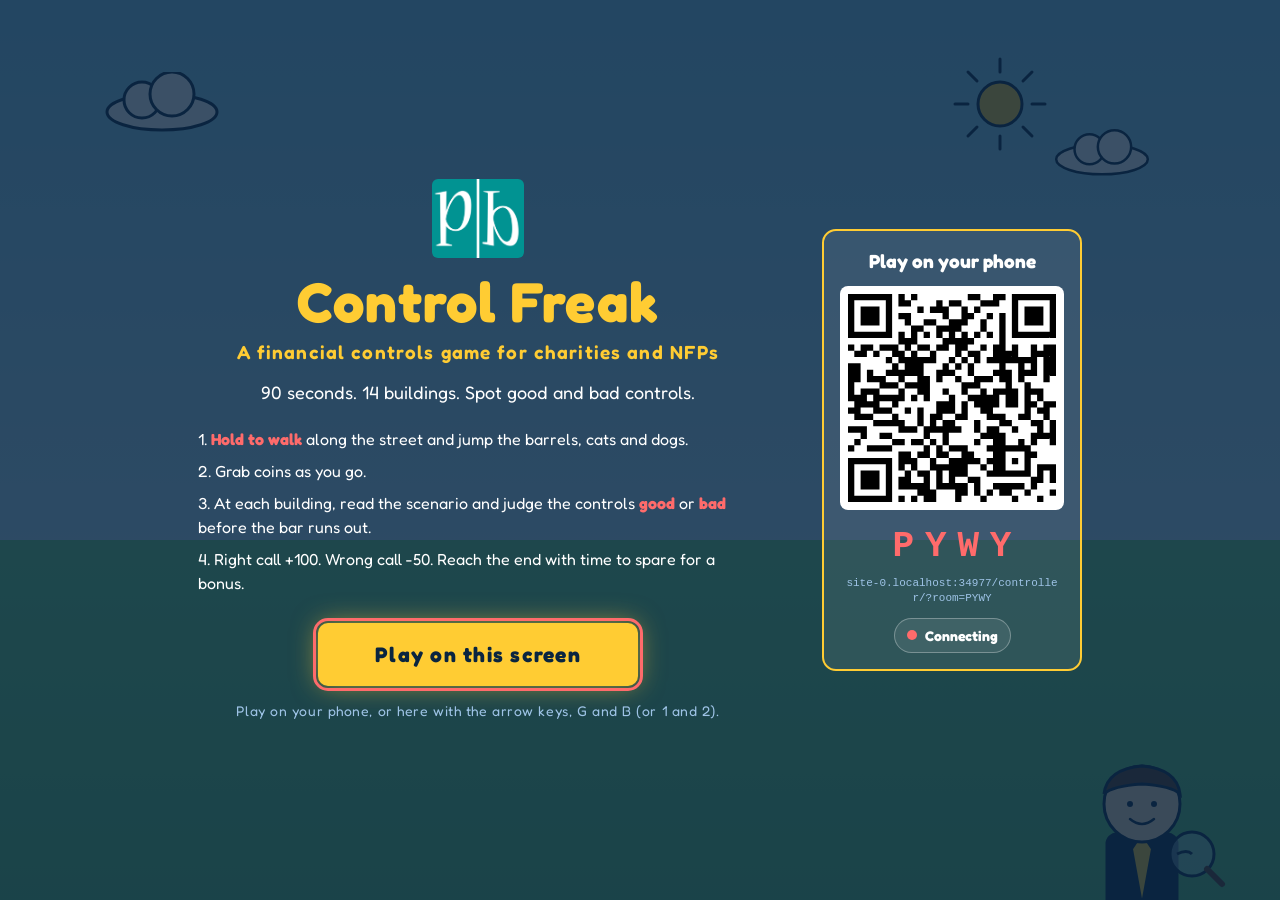
<file: index.html>
<!DOCTYPE html>
<html lang="en">
<head>
<meta charset="UTF-8">
<meta name="viewport" content="width=device-width, initial-scale=1.0, user-scalable=no">
<title>Control Freak | Price Bailey</title>
<link rel="stylesheet" href="assets/tailwind.css">
<link rel="stylesheet" href="assets/fonts/fonts.css">
<style>
  html, body {
    font-family: 'Fredoka', sans-serif;
    background: #0a2540;
    overflow: hidden;
    margin: 0;
    height: 100%;
    user-select: none;
    -webkit-user-select: none;
    -webkit-tap-highlight-color: transparent;
  }
  /* The kit (lib/screen-kit.js) draws the title, details form and end screens. Keep only the sky behind the title. */
  #screen-over { display: none !important; }
  #screen-title .text-center, #screen-title > div.absolute.top-6, #mute-title { display: none !important; }
  .pb-remote #controls-walk, .pb-remote #controls-judge, .pb-remote #sb-close { display: none !important; }
  .cf-bd { display: flex; justify-content: space-between; gap: 18px; padding: 4px 0; font-size: 1.05em; }
  .cf-bd b { color: var(--k-accent2, #ffcc33); }
  .screen { display: none; }
  .screen.active { display: flex; }
  .font-cartoon { font-family: 'Bungee', sans-serif; }

  .title-pop {
    text-shadow: 4px 4px 0 #0a2540, -1px -1px 0 #0a2540, 1px -1px 0 #0a2540, -1px 1px 0 #0a2540, 1px 1px 0 #0a2540;
    animation: bobTitle 2.5s ease-in-out infinite;
  }
  @keyframes bobTitle {
    0%, 100% { transform: translateY(0) rotate(-2deg); }
    50% { transform: translateY(-8px) rotate(2deg); }
  }

  .btn-cartoon {
    background: #ffcc33; color: #0a2540;
    border: 4px solid #0a2540; border-radius: 16px;
    box-shadow: 0 6px 0 #0a2540;
    font-family: 'Fredoka', sans-serif; font-weight: 700;
    transition: transform 0.1s, box-shadow 0.1s; cursor: pointer;
  }
  .btn-cartoon:hover { transform: translateY(-2px); box-shadow: 0 8px 0 #0a2540; }
  .btn-cartoon:active { transform: translateY(4px); box-shadow: 0 2px 0 #0a2540; }

  .mute-btn {
    width: 50px; height: 50px;
    background: white; color: #0a2540;
    border: 3px solid #0a2540; border-radius: 50%;
    display: flex; align-items: center; justify-content: center;
    box-shadow: 0 3px 0 #0a2540;
    cursor: pointer;
  }
  .mute-btn:active { transform: translateY(2px); box-shadow: 0 1px 0 #0a2540; }

  /* Walk + lateral buttons */
  .walk-btn {
    width: 90px; height: 90px;
    background: #ffcc33; color: #0a2540;
    border: 4px solid #0a2540; border-radius: 50%;
    display: flex; align-items: center; justify-content: center;
    box-shadow: 0 6px 0 #0a2540;
    cursor: pointer; pointer-events: auto;
    transition: transform 0.05s, box-shadow 0.05s;
  }
  .walk-btn:active { transform: translateY(4px); box-shadow: 0 2px 0 #0a2540; }
  .walk-btn svg { width: 44px; height: 44px; }
  .walk-btn.big { width: 110px; height: 110px; }
  .walk-btn.big svg { width: 54px; height: 54px; }
  .walk-btn.nudge { animation: nudge 1.6s ease-in-out infinite; }
  @keyframes nudge {
    0%, 100% { transform: scale(1); }
    50% { transform: scale(1.08); }
  }

  #game-canvas { display: block; image-rendering: auto; }

  .modal-pop { animation: pop 0.3s cubic-bezier(0.34, 1.56, 0.64, 1); }
  @keyframes pop { 0% { opacity: 0; transform: scale(0.6) rotate(-3deg); } 100% { opacity: 1; transform: scale(1) rotate(0); } }
  .modal-back { animation: fadeIn 0.2s ease; }
  @keyframes fadeIn { from { opacity: 0 } to { opacity: 1 } }

  .scoreflash { animation: flash 0.5s ease; }
  @keyframes flash { 0%,100% { transform: scale(1); } 50% { transform: scale(1.25); } }

  .stamp { animation: stamp 0.4s cubic-bezier(0.34, 1.56, 0.64, 1); }
  @keyframes stamp { 0% { opacity: 0; transform: scale(2) rotate(-15deg); } 100% { opacity: 1; transform: scale(1) rotate(-8deg); } }

  .cloud-float { animation: cloudFloat 8s ease-in-out infinite; }
  @keyframes cloudFloat { 0%, 100% { transform: translateX(0); } 50% { transform: translateX(20px); } }

  .judge-btn {
    flex: 1;
    border: 4px solid #0a2540; border-radius: 16px;
    box-shadow: 0 6px 0 #0a2540;
    font-family: 'Bungee', sans-serif;
    padding: 14px 8px;
    color: white;
    text-shadow: 2px 2px 0 #0a2540;
    transition: transform 0.1s, box-shadow 0.1s;
    cursor: pointer;
    line-height: 1.1;
  }
  .judge-btn:hover { transform: translateY(-2px); box-shadow: 0 8px 0 #0a2540; }
  .judge-btn:active { transform: translateY(4px); box-shadow: 0 2px 0 #0a2540; }
  .judge-btn.strong { background: #6dd47e; }
  .judge-btn.weak   { background: #ff6b6b; }
  .judge-btn:disabled { opacity: 0.5; cursor: default; transform: none; box-shadow: 0 6px 0 #0a2540; }
  .judge-btn .big { font-size: 26px; display: block; }
  .judge-btn .small { font-size: 13px; display: block; opacity: 0.95; letter-spacing: 1px; }

  #m-timer-wrap {
    height: 12px; background: #0a2540; border-radius: 6px; overflow: hidden;
    border: 3px solid #0a2540; box-shadow: 0 3px 0 #0a2540; margin-top: 12px;
  }
  #m-timer-bar {
    height: 100%; background: #6dd47e; transition: width 0.1s linear;
    width: 100%;
  }
  #m-timer-bar.warn { background: #ffcc33; }
  #m-timer-bar.danger { background: #ff6b6b; animation: pulseRed 0.3s ease-in-out infinite alternate; }
  @keyframes pulseRed { from { opacity: 0.7; } to { opacity: 1; } }

  .time-low { color: #ff6b6b !important; }
  .time-critical {
    color: #ff6b6b !important;
    animation: timeFlash 0.45s ease-in-out infinite;
  }
  @keyframes timeFlash {
    0%, 100% { transform: scale(1); }
    50% { transform: scale(1.18); }
  }

  .countdown-num {
    animation: countdownPop 1s ease-out forwards;
    font-family: 'Bungee', sans-serif;
    text-shadow: 6px 6px 0 #0a2540;
  }
  @keyframes countdownPop {
    0% { opacity: 0; transform: scale(3); }
    25% { opacity: 1; transform: scale(1); }
    75% { opacity: 1; transform: scale(1); }
    100% { opacity: 0; transform: scale(0.5); }
  }

  .confetti-piece {
    position: absolute; top: -20px;
    width: 12px; height: 12px;
    animation: confettiFall linear forwards;
    will-change: transform;
  }
  @keyframes confettiFall {
    0%   { transform: translateY(-20px) rotate(0); opacity: 1; }
    100% { transform: translateY(110vh) rotate(900deg); opacity: 1; }
  }

  .score-wobble { animation: wobble 1.2s ease-in-out infinite; }
  @keyframes wobble {
    0%, 100% { transform: rotate(-2deg) scale(1); }
    50% { transform: rotate(2deg) scale(1.05); }
  }

  .verdict-stamp {
    animation: stampDown 0.5s cubic-bezier(0.34, 1.56, 0.64, 1) forwards;
    opacity: 0;
  }
  @keyframes stampDown {
    0% { opacity: 0; transform: scale(3) rotate(-12deg); }
    100% { opacity: 1; transform: scale(1) rotate(-6deg); }
  }

  .cta-card { animation: ctaWiggle 3s ease-in-out infinite; }
  @keyframes ctaWiggle {
    0%, 100% { transform: rotate(-1deg); }
    50% { transform: rotate(1deg); }
  }
</style>
<style>
  /* ===== Side-scroller additions ===== */
  .scene-banner {
    position: absolute; top: 78px; left: 50%; transform: translateX(-50%) translateY(-160%);
    z-index: 25; width: min(680px, 94vw);
    background: #fff; border: 4px solid #0a2540; border-radius: 18px;
    box-shadow: 0 8px 0 #0a2540;
    opacity: 0; transition: transform .35s cubic-bezier(.34,1.56,.64,1), opacity .25s ease;
    pointer-events: none;
  }
  .scene-banner.show { transform: translateX(-50%) translateY(0); opacity: 1; }
  .sb-close {
    position: absolute; top: -14px; right: -14px; z-index: 2;
    width: 38px; height: 38px; border-radius: 50%;
    background: #ff6b6b; color: #fff; border: 4px solid #0a2540;
    box-shadow: 0 4px 0 #0a2540; cursor: pointer; pointer-events: auto;
    font-family: 'Fredoka', sans-serif; font-weight: 700; font-size: 18px; line-height: 1;
  }
  .sb-close:active { transform: translateY(2px); box-shadow: 0 2px 0 #0a2540; }
  .sb-inner { padding: 14px 18px 16px; }
  .sb-tag { font-size: 11px; font-weight: 700; letter-spacing: 1px; color: #0a2540; opacity: .65; text-transform: uppercase; }
  .sb-title { font-family: 'Bungee', sans-serif; font-size: 22px; color: #0a2540; line-height: 1.1; }
  .sb-scenario { margin-top: 6px; font-size: 17px; font-weight: 600; color: #0a2540; line-height: 1.3; }
  .sb-timerwrap { margin-top: 12px; height: 12px; background: #0a2540; border: 3px solid #0a2540; border-radius: 7px; overflow: hidden; box-shadow: 0 3px 0 #0a2540; }
  .sb-bar { height: 100%; width: 100%; background: #6dd47e; transition: width .1s linear; }
  .sb-bar.warn { background: #ffcc33; }
  .sb-bar.danger { background: #ff6b6b; }
  .sb-result { margin-top: 12px; border-top: 3px dashed rgba(10,37,64,.25); padding-top: 10px; }
  .sb-verdict { font-family: 'Bungee', sans-serif; font-size: 20px; }
  .sb-principle { margin-top: 4px; font-size: 14px; font-weight: 600; color: #0a2540; line-height: 1.3; }

  .ctrl-round, .ctrl-walk {
    background: #ffcc33; color: #0a2540; border: 4px solid #0a2540;
    box-shadow: 0 6px 0 #0a2540; cursor: pointer; pointer-events: auto;
    display: flex; flex-direction: column; align-items: center; justify-content: center;
    font-family: 'Fredoka', sans-serif; font-weight: 700;
    transition: transform .05s, box-shadow .05s;
  }
  .ctrl-round { width: 92px; height: 92px; border-radius: 50%; }
  .ctrl-round svg { width: 38px; height: 38px; }
  .ctrl-walk {
    min-width: 240px; height: 110px; border-radius: 26px; flex-direction: row; gap: 10px;
    animation: walkNudge 1.6s ease-in-out infinite;
  }
  .ctrl-walk svg { width: 46px; height: 46px; }
  .ctrl-round:active, .ctrl-walk:active { transform: translateY(4px); box-shadow: 0 2px 0 #0a2540; }
  .ctrl-lbl { font-size: 13px; letter-spacing: 1px; margin-top: 2px; }
  .ctrl-walk .ctrl-lbl { font-size: 18px; margin-top: 0; }
  @keyframes walkNudge { 0%,100% { transform: scale(1); } 50% { transform: scale(1.04); } }
</style>

<link rel="icon" href="assets/pb-box-logo.jpg">
</head>
<body>
<div id="screen-title" class="screen active fixed inset-0 flex-col items-center justify-center overflow-hidden"
     style="background: linear-gradient(to bottom, #87ceeb 0%, #b8e3f5 60%, #6dd47e 60%, #5cc06d 100%);">

  <div class="absolute cloud-float" style="top: 8%; left: 8%;">
    <svg width="120" height="60" viewBox="0 0 120 60"><ellipse cx="60" cy="40" rx="55" ry="18" fill="white" stroke="#0a2540" stroke-width="3"/><circle cx="40" cy="28" r="18" fill="white" stroke="#0a2540" stroke-width="3"/><circle cx="70" cy="22" r="22" fill="white" stroke="#0a2540" stroke-width="3"/></svg>
  </div>
  <div class="absolute cloud-float" style="top: 14%; right: 10%; animation-delay: -2s;">
    <svg width="100" height="50" viewBox="0 0 120 60"><ellipse cx="60" cy="40" rx="55" ry="18" fill="white" stroke="#0a2540" stroke-width="3"/><circle cx="45" cy="28" r="18" fill="white" stroke="#0a2540" stroke-width="3"/><circle cx="75" cy="25" r="20" fill="white" stroke="#0a2540" stroke-width="3"/></svg>
  </div>

  <div class="absolute" style="top: 6%; right: 18%;">
    <svg width="100" height="100" viewBox="0 0 100 100">
      <style>@keyframes spin { to { transform: rotate(360deg); } } #sunrays { transform-origin: 50px 50px; animation: spin 20s linear infinite; }</style>
      <g id="sunrays" stroke="#0a2540" stroke-width="3" stroke-linecap="round">
        <line x1="50" y1="5" x2="50" y2="18"/><line x1="50" y1="82" x2="50" y2="95"/>
        <line x1="5" y1="50" x2="18" y2="50"/><line x1="82" y1="50" x2="95" y2="50"/>
        <line x1="18" y1="18" x2="27" y2="27"/><line x1="73" y1="73" x2="82" y2="82"/>
        <line x1="82" y1="18" x2="73" y2="27"/><line x1="18" y1="82" x2="27" y2="73"/>
      </g>
      <circle cx="50" cy="50" r="22" fill="#ffcc33" stroke="#0a2540" stroke-width="3"/>
    </svg>
  </div>

  <div class="absolute top-6 left-6 bg-white border-4 border-[#0a2540] rounded-xl p-2" style="box-shadow: 0 4px 0 #0a2540;">
    <img src="assets/pb-box-logo.jpg" alt="Price Bailey" class="h-12 w-auto block rounded-md">
  </div>

  <button id="mute-title" class="mute-btn absolute top-6 right-6" title="Toggle sound">
    <svg id="sound-on-title" width="24" height="24" viewBox="0 0 24 24" fill="none" stroke="currentColor" stroke-width="3" stroke-linecap="round" stroke-linejoin="round"><polygon points="11 5 6 9 2 9 2 15 6 15 11 19 11 5"/><path d="M15.54 8.46a5 5 0 0 1 0 7.07"/><path d="M19.07 4.93a10 10 0 0 1 0 14.14"/></svg>
    <svg id="sound-off-title" width="24" height="24" viewBox="0 0 24 24" fill="none" stroke="currentColor" stroke-width="3" stroke-linecap="round" stroke-linejoin="round" style="display:none"><polygon points="11 5 6 9 2 9 2 15 6 15 11 19 11 5"/><line x1="23" y1="9" x2="17" y2="15"/><line x1="17" y1="9" x2="23" y2="15"/></svg>
  </button>

  <div class="text-center px-6 mt-12 z-10">
    <div class="title-pop">
      <h1 class="font-cartoon text-7xl md:text-8xl text-[#ffcc33] mb-2 leading-none">CONTROL</h1>
      <h1 class="font-cartoon text-7xl md:text-8xl text-[#ffcc33] leading-none">FREAK</h1>
    </div>

    <p class="mt-8 text-xl md:text-2xl font-semibold text-[#0a2540] max-w-xl mx-auto leading-snug" style="text-shadow: 2px 2px 0 white;">
      90 seconds. 14 buildings. Spot GOOD vs BAD controls<br/>
      and grab the coins as you walk!
    </p>

    <button id="btn-start" class="btn-cartoon mt-10 px-12 py-5 text-2xl">
      START WALKING →
    </button>

    <p class="mt-6 text-sm text-[#0a2540] font-semibold opacity-80">
      A financial controls game for Charities &amp; NFPs · Brought to you by Price Bailey
    </p>
  </div>

  <div class="absolute bottom-0 right-12" style="transform: translateY(20%);">
    <svg width="180" height="220" viewBox="0 0 180 220">
      <ellipse cx="90" cy="200" rx="55" ry="20" fill="#0a2540" opacity="0.2"/>
      <rect x="55" y="110" width="70" height="90" rx="10" fill="#0a2540" stroke="#0a2540" stroke-width="3"/>
      <polygon points="90,110 80,125 90,180 100,125" fill="#ffcc33" stroke="#0a2540" stroke-width="2"/>
      <circle cx="90" cy="80" r="38" fill="#fde0c1" stroke="#0a2540" stroke-width="3"/>
      <path d="M52 70 Q55 45 90 42 Q125 45 128 70 Q120 62 90 60 Q60 62 52 70" fill="#5a3825" stroke="#0a2540" stroke-width="3"/>
      <circle cx="78" cy="80" r="3" fill="#0a2540"/>
      <circle cx="102" cy="80" r="3" fill="#0a2540"/>
      <path d="M78 95 Q90 105 102 95" fill="none" stroke="#0a2540" stroke-width="2.5" stroke-linecap="round"/>
      <circle cx="140" cy="130" r="22" fill="rgba(173, 216, 230, 0.5)" stroke="#0a2540" stroke-width="3"/>
      <line x1="155" y1="145" x2="170" y2="160" stroke="#5a3825" stroke-width="6" stroke-linecap="round"/>
      <path d="M125 130 Q135 125 140 130" fill="none" stroke="#0a2540" stroke-width="3"/>
    </svg>
  </div>
</div>

<!-- ============================= GAME SCREEN ============================= -->
<div id="screen-game" class="screen fixed inset-0 flex-col items-center justify-center" style="background:#0a2540;">

  <!-- HUD -->
  <div class="absolute top-0 left-0 right-0 z-30 flex items-center justify-between px-4 py-3 pointer-events-none">
    <div class="flex gap-3 items-center">
      <div class="bg-white border-4 border-[#0a2540] rounded-xl p-1.5 pointer-events-auto" style="box-shadow:0 4px 0 #0a2540;">
        <img src="assets/pb-box-logo.jpg" alt="Price Bailey" class="h-9 w-auto block rounded">
      </div>
      <button id="mute-game" class="mute-btn pointer-events-auto" title="Toggle sound">
        <svg id="sound-on-game" width="22" height="22" viewBox="0 0 24 24" fill="none" stroke="currentColor" stroke-width="3" stroke-linecap="round" stroke-linejoin="round"><polygon points="11 5 6 9 2 9 2 15 6 15 11 19 11 5"/><path d="M15.54 8.46a5 5 0 0 1 0 7.07"/></svg>
        <svg id="sound-off-game" width="22" height="22" viewBox="0 0 24 24" fill="none" stroke="currentColor" stroke-width="3" stroke-linecap="round" stroke-linejoin="round" style="display:none"><polygon points="11 5 6 9 2 9 2 15 6 15 11 19 11 5"/><line x1="23" y1="9" x2="17" y2="15"/><line x1="17" y1="9" x2="23" y2="15"/></svg>
      </button>
    </div>
    <div class="flex gap-2">
      <div class="bg-white border-4 border-[#0a2540] rounded-xl px-3 py-2" style="box-shadow:0 4px 0 #0a2540;">
        <div class="text-[10px] uppercase font-bold text-[#0a2540] opacity-70 tracking-wider">Done</div>
        <div id="hud-progress" class="font-cartoon text-lg text-[#0a2540] text-center leading-none">0/14</div>
      </div>
      <div class="bg-[#ffcc33] border-4 border-[#0a2540] rounded-xl px-3 py-2" style="box-shadow:0 4px 0 #0a2540;">
        <div class="text-[10px] uppercase font-bold text-[#0a2540] opacity-70 tracking-wider">Score</div>
        <div id="hud-score" class="font-cartoon text-lg text-[#0a2540] text-center leading-none">0</div>
      </div>
      <div class="bg-white border-4 border-[#0a2540] rounded-xl px-3 py-2" style="box-shadow:0 4px 0 #0a2540;">
        <div class="text-[10px] uppercase font-bold text-[#0a2540] opacity-70 tracking-wider">Time</div>
        <div id="hud-time" class="font-cartoon text-lg text-[#0a2540] text-center leading-none">120s</div>
      </div>
    </div>
  </div>

  <!-- In-scene scenario banner (slides down; scene stays visible below) -->
  <div id="scene-banner" class="scene-banner">
    <button id="sb-close" class="sb-close" aria-label="Close">✕</button>
    <div class="sb-inner">
      <div id="sb-tag" class="sb-tag">🔍 INSPECT THE CONTROLS</div>
      <div id="sb-title" class="sb-title"></div>
      <div id="sb-scenario" class="sb-scenario"></div>
      <div id="sb-timerwrap" class="sb-timerwrap"><div id="sb-bar" class="sb-bar"></div></div>
      <div id="sb-result" class="sb-result hidden">
        <div id="sb-verdict" class="sb-verdict"></div>
        <div id="sb-principle" class="sb-principle"></div>
      </div>
    </div>
  </div>

  <div id="canvas-wrap" class="relative w-full h-full flex items-center justify-center">
    <canvas id="game-canvas" width="1280" height="720"></canvas>
  </div>

  <!-- WALK / JUMP controls -->
  <div id="controls-walk" class="absolute bottom-6 left-0 right-0 z-30 flex items-center justify-center gap-4 pointer-events-none">
    <button id="btn-back" class="ctrl-round pointer-events-auto" aria-label="Back">
      <svg viewBox="0 0 24 24" fill="none" stroke="currentColor" stroke-width="3.5" stroke-linecap="round" stroke-linejoin="round"><polyline points="15 18 9 12 15 6"/></svg>
      <span class="ctrl-lbl">BACK</span>
    </button>
    <button id="btn-jump" class="ctrl-round pointer-events-auto" aria-label="Jump">
      <svg viewBox="0 0 24 24" fill="none" stroke="currentColor" stroke-width="3.5" stroke-linecap="round" stroke-linejoin="round"><polyline points="18 15 12 9 6 15"/></svg>
      <span class="ctrl-lbl">JUMP</span>
    </button>
    <button id="btn-walk" class="ctrl-walk pointer-events-auto" aria-label="Forward">
      <svg viewBox="0 0 24 24" fill="none" stroke="currentColor" stroke-width="3.5" stroke-linecap="round" stroke-linejoin="round"><polyline points="9 18 15 12 9 6"/></svg>
      <span class="ctrl-lbl">HOLD&nbsp;TO&nbsp;WALK</span>
    </button>
  </div>

  <!-- GOOD / BAD controls (shown only while inspecting) -->
  <div id="controls-judge" class="hidden absolute bottom-6 left-0 right-0 z-30 px-4 pointer-events-none">
    <div class="max-w-xl mx-auto flex gap-3">
      <button id="btn-good" class="judge-btn strong pointer-events-auto"><span class="big">✓ GOOD</span><span class="small">CONTROLS</span></button>
      <button id="btn-bad" class="judge-btn weak pointer-events-auto"><span class="big">✗ BAD</span><span class="small">CONTROLS</span></button>
    </div>
  </div>

  <!-- Countdown -->
  <div id="countdown-overlay" class="hidden absolute inset-0 z-40 flex items-center justify-center pointer-events-none">
    <div id="countdown-num" class="text-[#ffcc33] text-[200px] font-cartoon countdown-num leading-none">3</div>
  </div>
</div>
<div id="screen-over" class="screen fixed inset-0 flex-col items-center justify-center overflow-y-auto relative"
     style="background: linear-gradient(to bottom, #87ceeb 0%, #b8e3f5 100%);">

  <div id="confetti" class="absolute inset-0 pointer-events-none overflow-hidden z-10"></div>

  <div class="absolute top-6 left-6 bg-white border-4 border-[#0a2540] rounded-xl p-2 z-20" style="box-shadow: 0 4px 0 #0a2540;">
    <img src="assets/pb-box-logo.jpg" alt="Price Bailey" class="h-12 w-auto block rounded-md">
  </div>

  <button id="mute-over" class="mute-btn absolute top-6 right-6 z-20" title="Toggle sound">
    <svg id="sound-on-over" width="22" height="22" viewBox="0 0 24 24" fill="none" stroke="currentColor" stroke-width="3" stroke-linecap="round" stroke-linejoin="round"><polygon points="11 5 6 9 2 9 2 15 6 15 11 19 11 5"/><path d="M15.54 8.46a5 5 0 0 1 0 7.07"/></svg>
    <svg id="sound-off-over" width="22" height="22" viewBox="0 0 24 24" fill="none" stroke="currentColor" stroke-width="3" stroke-linecap="round" stroke-linejoin="round" style="display:none"><polygon points="11 5 6 9 2 9 2 15 6 15 11 19 11 5"/><line x1="23" y1="9" x2="17" y2="15"/><line x1="17" y1="9" x2="23" y2="15"/></svg>
  </button>

  <div class="max-w-2xl w-full px-6 py-12 z-20 relative">
    <div class="bg-white border-4 border-[#0a2540] rounded-2xl p-8 text-center mb-5 relative" style="box-shadow: 0 10px 0 #0a2540;">
      <div class="font-cartoon text-3xl text-[#0a2540] mb-2">AUDIT COMPLETE!</div>
      <div class="text-sm text-[#0a2540] opacity-70 uppercase tracking-wider font-bold mb-4">Your final score</div>
      <div id="final-score" class="font-cartoon text-7xl md:text-8xl text-[#ffcc33] mb-3 score-wobble" style="text-shadow: 4px 4px 0 #0a2540;">0</div>

      <div class="grid grid-cols-3 gap-3 mb-4 text-xs md:text-sm">
        <div class="text-[#0a2540] font-bold"><span class="opacity-60 block">JUDGMENTS</span> <span id="bd-judge">0</span></div>
        <div class="text-[#0a2540] font-bold"><span class="opacity-60 block">COINS</span> <span id="bd-coins">0</span></div>
        <div class="text-[#0a2540] font-bold"><span class="opacity-60 block">TIME BONUS</span> <span id="bd-time">0</span></div>
      </div>

      <div id="final-message" class="font-cartoon text-xl text-[#0a2540] mb-3"></div>
      <p id="final-flavour" class="text-[#0a2540] font-medium leading-relaxed mb-5"></p>

      <div id="verdict-stamp" class="verdict-stamp absolute -top-4 -right-4 font-cartoon text-lg px-4 py-2 rounded-xl" style="border: 4px solid #0a2540; box-shadow: 0 4px 0 #0a2540;"></div>
    </div>

    <button id="btn-play-again" class="btn-cartoon w-full py-5 text-2xl mb-6">PLAY AGAIN</button>

    <!-- BIG CTA -->
    <div class="cta-card bg-[#ffcc33] border-4 border-[#0a2540] rounded-2xl p-6 text-center" style="box-shadow: 0 10px 0 #0a2540;">
      <div class="font-cartoon text-2xl md:text-3xl text-[#0a2540] mb-3 leading-tight">👋 NEED HELP WITH YOUR INTERNAL CONTROLS?</div>
      <div class="text-lg md:text-xl font-bold text-[#0a2540] leading-snug">Speak to one of our team at the<br/>Price Bailey stand!</div>
    </div>
  </div>
</div>


<script src="lib/mqtt.min.js"></script>
<script src="lib/qrcode.js"></script>
<script src="lib/link.js"></script>
<script src="lib/hubspot.js"></script>
<script src="lib/screen-kit.js"></script>
<script>
const Audio = {
  ctx: null, masterGain: null, musicGain: null, sfxGain: null,
  muted: false, musicPlaying: false,
  nextNoteTime: 0, beatIndex: 0, schedulerInterval: null,

  init() {
    if (this.ctx) return;
    try {
      this.ctx = new (window.AudioContext || window.webkitAudioContext)();
      this.masterGain = this.ctx.createGain();
      this.masterGain.gain.value = 0.5;
      this.masterGain.connect(this.ctx.destination);
      this.musicGain = this.ctx.createGain();
      this.musicGain.gain.value = 0.22;
      this.musicGain.connect(this.masterGain);
      this.sfxGain = this.ctx.createGain();
      this.sfxGain.gain.value = 0.8;
      this.sfxGain.connect(this.masterGain);
    } catch(e) { this.ctx = null; }
  },
  resume() { if (!this.ctx) this.init(); if (this.ctx && this.ctx.state === 'suspended') this.ctx.resume(); },
  setMuted(m) { this.muted = m; if (this.masterGain) this.masterGain.gain.value = m ? 0 : 0.5; },

  tone(freq, startTime, duration, type = 'square', vol = 0.15, output = null) {
    if (!this.ctx) return;
    const osc = this.ctx.createOscillator();
    const g = this.ctx.createGain();
    osc.type = type;
    osc.frequency.setValueAtTime(freq, startTime);
    g.gain.setValueAtTime(0, startTime);
    g.gain.linearRampToValueAtTime(vol, startTime + 0.015);
    g.gain.exponentialRampToValueAtTime(0.001, startTime + duration);
    osc.connect(g).connect(output || this.sfxGain);
    osc.start(startTime);
    osc.stop(startTime + duration + 0.02);
  },

  sfxClick() {
    if (!this.ctx) return;
    const t = this.ctx.currentTime;
    this.tone(660, t, 0.08, 'square', 0.12);
    this.tone(880, t + 0.04, 0.08, 'square', 0.10);
  },
  // Sonic-ring style: bright ascending sparkle
  sfxCoin() {
    if (!this.ctx) return;
    const t = this.ctx.currentTime;
    this.tone(880, t, 0.05, 'square', 0.12);
    this.tone(1318.51, t + 0.04, 0.06, 'square', 0.14);
    this.tone(1760, t + 0.09, 0.16, 'sine', 0.16);
  },
  sfxCorrect() {
    if (!this.ctx) return;
    const t = this.ctx.currentTime;
    this.tone(523.25, t, 0.12, 'square', 0.16);
    this.tone(659.25, t + 0.1, 0.12, 'square', 0.16);
    this.tone(783.99, t + 0.2, 0.25, 'square', 0.18);
  },
  sfxWrong() {
    if (!this.ctx) return;
    const t = this.ctx.currentTime;
    this.tone(349.23, t, 0.15, 'sawtooth', 0.12);
    this.tone(207.65, t + 0.13, 0.3, 'sawtooth', 0.14);
  },
  sfxMiss() {
    if (!this.ctx) return;
    const t = this.ctx.currentTime;
    this.tone(220, t, 0.3, 'sine', 0.10);
  },
  sfxTick() {
    if (!this.ctx) return;
    const t = this.ctx.currentTime;
    this.tone(800, t, 0.04, 'square', 0.08);
  },
  sfxFootstep() {
    if (!this.ctx) return;
    const t = this.ctx.currentTime;
    const osc = this.ctx.createOscillator();
    const g = this.ctx.createGain();
    osc.type = 'sine';
    osc.frequency.setValueAtTime(110, t);
    osc.frequency.exponentialRampToValueAtTime(45, t + 0.1);
    g.gain.setValueAtTime(0.07, t);
    g.gain.exponentialRampToValueAtTime(0.001, t + 0.1);
    osc.connect(g).connect(this.sfxGain);
    osc.start(t); osc.stop(t + 0.12);
  },
  sfxFinish() {
    if (!this.ctx) return;
    const t = this.ctx.currentTime;
    [523.25, 659.25, 783.99, 1046.50, 1318.51].forEach((f, i) =>
      this.tone(f, t + i * 0.1, 0.4, 'square', 0.18));
    [0, 0.2, 0.4].forEach(d => {
      const osc = this.ctx.createOscillator();
      const g = this.ctx.createGain();
      osc.type = 'sine';
      osc.frequency.setValueAtTime(80, t + d);
      osc.frequency.exponentialRampToValueAtTime(40, t + d + 0.15);
      g.gain.setValueAtTime(0.2, t + d);
      g.gain.exponentialRampToValueAtTime(0.001, t + d + 0.15);
      osc.connect(g).connect(this.sfxGain);
      osc.start(t + d); osc.stop(t + d + 0.2);
    });
  },
  sfxTimeOut() {
    if (!this.ctx) return;
    const t = this.ctx.currentTime;
    this.tone(440, t, 0.2, 'sawtooth', 0.15);
    this.tone(330, t + 0.18, 0.25, 'sawtooth', 0.15);
    this.tone(220, t + 0.4, 0.4, 'sawtooth', 0.18);
  },

  MELODY: [
    523.25, 659.25, 783.99, 1046.50, 880.00, 1046.50, 1318.51, 1046.50,
    698.46, 880.00, 1046.50, 880.00, 783.99, 987.77, 1174.66, 987.77
  ],
  BASS: [
    130.81, 164.81, 196.00, 261.63, 110.00, 130.81, 164.81, 220.00,
    87.31, 110.00, 130.81, 174.61, 98.00, 123.47, 146.83, 196.00
  ],
  BEAT_DUR: 0.30,

  startMusic() {
    if (!this.ctx || this.musicPlaying) return;
    this.musicPlaying = true;
    this.beatIndex = 0;
    this.nextNoteTime = this.ctx.currentTime + 0.1;
    this.scheduler();
    this.schedulerInterval = setInterval(() => this.scheduler(), 80);
  },
  stopMusic() {
    this.musicPlaying = false;
    if (this.schedulerInterval) { clearInterval(this.schedulerInterval); this.schedulerInterval = null; }
  },
  scheduler() {
    if (!this.musicPlaying || !this.ctx) return;
    const lookahead = this.ctx.currentTime + 0.25;
    while (this.nextNoteTime < lookahead) {
      const i = this.beatIndex % this.MELODY.length;
      this.tone(this.MELODY[i], this.nextNoteTime, this.BEAT_DUR * 0.9, 'square', 0.05, this.musicGain);
      this.tone(this.BASS[i], this.nextNoteTime, this.BEAT_DUR * 0.95, 'triangle', 0.10, this.musicGain);
      this.nextNoteTime += this.BEAT_DUR;
      this.beatIndex++;
    }
  }
};

const BUILDINGS = [
  { id: 'charity-hq', name: 'Hopebridge Charity HQ', drawFn: 'drawCharityHQ',
    good: [
      { scenario: "Monthly accounts to trustees, two weeks before each board meeting. Variances challenged in writing.", principle: "Timely management reporting is the foundation of good charity governance." },
      { scenario: "Risk register reviewed at every trustee meeting. Action owners and deadlines tracked.", principle: "Active risk management keeps the board ahead of issues, not chasing them." },
      { scenario: "Annual budget approved by trustees. Quarterly reforecasts presented with explanation.", principle: "Budget discipline turns strategic planning into a measurable framework." }
    ],
    bad: [
      { scenario: "Trustees haven't seen any accounts for four months. Decisions made on gut feel.", principle: "Delayed financial reporting means trustees can't fulfil their statutory duties." },
      { scenario: "Last board meeting was nine months ago. The Chair signs everything off via email.", principle: "Email-only sign-off without proper meetings undermines the governance framework." },
      { scenario: "No annual budget exists. Spending happens ad-hoc with no approval framework.", principle: "Without a budget, there's no benchmark for what 'over-spend' even means." }
    ]
  },
  { id: 'bank', name: 'Pricebury High Street Bank', drawFn: 'drawBank',
    good: [
      { scenario: "Bank reconciled to the cashbook monthly. Payments over £500 need two signatures from separate teams.", principle: "Monthly reconciliation plus dual authorisation makes fraud almost impossible." },
      { scenario: "Three trustees on the bank mandate. Standing order schedule reviewed quarterly.", principle: "Active mandate management catches stale instructions before they cost the charity money." },
      { scenario: "All BACS payments require dual authorisation. Statements reviewed monthly by the Treasurer.", principle: "Independent monthly review is the cheapest fraud-detection control there is." }
    ],
    bad: [
      { scenario: "Bank statements unopened. Nobody's reconciled anything for eight months. Cash position: unknown.", principle: "Unreconciled accounts are the biggest red flag in any audit." },
      { scenario: "The Finance Director has sole signing authority. Mandate last updated five years ago.", principle: "Sole banking authority plus a stale mandate is a critical control failure." },
      { scenario: "Standing orders still running to suppliers who left two years ago. No one's checked.", principle: "Unreviewed payment instructions are quiet money-drains — sometimes for years." }
    ]
  },
  { id: 'community', name: "St Mary's Community Hall", drawFn: 'drawCommunity',
    good: [
      { scenario: "Two volunteers count cash, sign the sheet, bank it that week. Restricted donations tagged.", principle: "Dual counting and clear fund tagging satisfies the Charity Commission." },
      { scenario: "All cash from raffles and bake sales banked within 48 hours. Always counted with a witness.", principle: "Prompt intact banking minimises misappropriation and creates an audit trail." },
      { scenario: "Donation envelopes opened in pairs. Cash and pledge totals reconciled before recording.", principle: "Dual-handling on opening is the single best control against envelope skimming." }
    ],
    bad: [
      { scenario: "Donations sit in a tin for weeks. Restricted grants mixed in with general funds.", principle: "Mixing restricted and unrestricted funds breaches donor terms and risks regulatory action." },
      { scenario: "The treasurer takes cash home 'for safekeeping'. Banking happens when convenient.", principle: "Single-person cash handling is the textbook risk behind most charity cash fraud." },
      { scenario: "Petty cash not reconciled in 18 months. Receipts missing for half the entries.", principle: "An unreconciled petty cash float is a slow-motion fraud waiting to happen." }
    ]
  },
  { id: 'shop', name: 'Hopebridge Charity Shop', drawFn: 'drawShop',
    good: [
      { scenario: "Till reconciled every shift, discrepancies signed off. Stock counted weekly by someone else.", principle: "Daily reconciliation plus segregated stock counts catches issues early." },
      { scenario: "Daily Z-readings filed. Stock movements logged. Donations valued by a second person.", principle: "Independent valuation prevents the most common stock-related misstatements." },
      { scenario: "Cash banked daily. Voids and refunds need manager sign-off. CCTV reviewed weekly.", principle: "Layered controls on cash handling are cheap and incredibly effective." }
    ],
    bad: [
      { scenario: "One manager handles cash, banking, sales, stock AND donation valuations. No review.", principle: "Poor segregation of duties is the textbook setup for charity fraud." },
      { scenario: "Till keys left in the lock. Cash kept in a drawer overnight. Manager 'trusts the team'.", principle: "Trust isn't a control — physical security and process are." },
      { scenario: "Stock arrives and disappears with no documentation. Sales recorded on a notepad.", principle: "Without documentation, there's literally nothing for an auditor to verify." }
    ]
  },
  { id: 'solicitor', name: 'Hartley & Co. Solicitors', drawFn: 'drawSolicitor',
    good: [
      { scenario: "Dedicated legacy tracker. Every notification, probate stage, and expected date logged.", principle: "A proper legacy tracker prevents forgotten bequests worth significant income." },
      { scenario: "All legacy correspondence filed centrally. Quarterly review with the executors' solicitors.", principle: "Central filing turns scattered correspondence into a defensible audit trail." },
      { scenario: "Estate accounts reviewed line-by-line before legacy income is recognised.", principle: "Pre-recognition review prevents both overstatement and forgotten entitlements." }
    ],
    bad: [
      { scenario: "Procedures manual last updated 2014. Half the policies reference systems that don't exist.", principle: "Outdated policies leave staff guessing — no defensible standard when things go wrong." },
      { scenario: "Legacy notifications stored in personal email inboxes. Nobody knows what's outstanding.", principle: "Personal-inbox 'systems' fail every time someone leaves or goes on holiday." },
      { scenario: "Expected legacies not recorded until cash arrives. Multi-year gaps go unnoticed.", principle: "Delayed recognition hides forgotten bequests — sometimes worth six-figure sums." }
    ]
  },
  { id: 'accountancy', name: 'Pricebury Audit Chambers', drawFn: 'drawAccountancy',
    good: [
      { scenario: "Every journal reviewed and approved by a second qualified accountant before posting.", principle: "Independent journal approval is the strongest control against management override." },
      { scenario: "Budget vs actual reviewed monthly. Variances over 10% escalated with written explanation.", principle: "Regular review catches drift early — before it becomes unfixable." },
      { scenario: "Year-end adjusting entries reviewed by external auditor before posting.", principle: "External review applies professional scepticism beyond the limits of internal controls." }
    ],
    bad: [
      { scenario: "Budgets set in March, never looked at again. £180k over budget by November — nobody noticed.", principle: "Inadequate budget monitoring means variances compound silently until it's too late." },
      { scenario: "Anyone with system access can post journals. No review, no approval, no segregation.", principle: "Open journal access is a textbook management-override risk." },
      { scenario: "VAT returns submitted three months late. Penalty interest piling up at HMRC.", principle: "Incorrect or late VAT handling burns cash and triggers heightened HMRC scrutiny." }
    ]
  },
  { id: 'warehouse', name: 'Hopebridge Distribution', drawFn: 'drawWarehouse',
    good: [
      { scenario: "Asset register reconciled to physical stock annually. Donations valued independently.", principle: "A reconciled asset register keeps the balance sheet honest." },
      { scenario: "All deliveries logged on arrival. Invoices matched to delivery notes before payment.", principle: "Three-way matching (PO, delivery, invoice) is the single best control against supplier fraud." },
      { scenario: "Stock takes performed quarterly. Variances investigated and adjusted with approval.", principle: "Regular stock takes catch shrinkage early — before patterns become systemic." }
    ],
    bad: [
      { scenario: "Receipts unscanned. Half the ledger has no paperwork. Expense claims processed unauthorised.", principle: "Incomplete documentation means auditors qualify the accounts and HMRC disallows expenses." },
      { scenario: "Assets 'disappear' regularly. No one tracks the laptop fleet. Disposals undocumented.", principle: "Without an asset register, theft and loss are invisible — until the auditor arrives." },
      { scenario: "Suppliers paid without invoices. Payments matched to verbal agreements only.", principle: "Paying without invoices makes both fraud and HMRC challenge trivially easy." }
    ]
  },
  { id: 'datacentre', name: 'Pricebury Data Centre', drawFn: 'drawDataCentre',
    good: [
      { scenario: "Least-privilege access. MFA enforced. Quarterly password rotation. Nightly off-site backups.", principle: "These are the modern cyber and data protection baseline — nothing less is acceptable." },
      { scenario: "Joiners and leavers process triggers same-day access change. Audit logs reviewed monthly.", principle: "Same-day access management closes the single biggest insider-threat window." },
      { scenario: "Backups tested quarterly with full restore. Cyber insurance reviewed yearly.", principle: "Untested backups are just 'hopes' — a real restore test proves they work." }
    ],
    bad: [
      { scenario: "Shared admin password, two years old. Backups stopped in March. An ex-employee's login still works.", principle: "Weak data security: each of these breaches UK data protection law on its own." },
      { scenario: "Finance system on a 2008 server. No backups in 18 months. 'It's never broken before.'", principle: "End-of-life infrastructure is a question of when — not if — disaster hits." },
      { scenario: "Staff use personal Gmail for donor correspondence. No retention policy. No encryption.", principle: "Personal email channels create unmanageable data-protection and FOI nightmares." }
    ]
  },
  { id: 'townhall', name: 'Pricebury Town Hall', drawFn: 'drawTownHall',
    good: [
      { scenario: "Annual return filed on time. Trustees' report SORP-compliant and published openly.", principle: "Timely, transparent filing builds public trust and demonstrates regulatory competence." },
      { scenario: "Conflict of interest register reviewed at every trustee meeting. Declarations refreshed yearly.", principle: "Active conflict management is one of the Charity Commission's clearest expectations." },
      { scenario: "Statutory accounts filed early with Companies House and Charity Commission. No reminders.", principle: "Filing early demonstrates control and confidence in the figures." }
    ],
    bad: [
      { scenario: "Annual return three years overdue. Charity Commission has issued a formal warning.", principle: "Persistent regulatory non-compliance can trigger investigation and trustee disqualification." },
      { scenario: "Conflicts of interest never declared. A trustee's partner won the catering contract uncontested.", principle: "Undeclared conflicts undermine governance and expose trustees to personal liability." },
      { scenario: "Trustees' report missing for two years. Beneficiaries can't see how money was spent.", principle: "Without a trustees' report, charities fail their accountability duties to donors and the public." }
    ]
  },
  { id: 'cafe', name: 'Cosy Corner Café', drawFn: 'drawCafe',
    good: [
      { scenario: "Daily Z-readings filed. Supplier invoices matched to deliveries. Petty cash reconciled weekly.", principle: "Tight daily routines are how small operations stay clean and audit-ready." },
      { scenario: "Card and cash takings reconciled separately. Tips logged in a dedicated book.", principle: "Separating cash and card removes the most common 'lost in the float' confusion." },
      { scenario: "Stock loss tracked daily. Wastage and staff meals logged with manager sign-off.", principle: "Logging wastage formally turns 'shrinkage' into a managed cost, not a mystery." }
    ],
    bad: [
      { scenario: "Cash slipped into the till to balance shortfalls. No supplier receipts kept. Staff 'borrow' floats.", principle: "Topping up tills to hide shortfalls is the start of nearly every embezzlement case." },
      { scenario: "Petty cash tin half-empty with no IOUs. Receipts thrown away. £40 missing every week.", principle: "Unreconciled petty cash bleeds money invisibly — and is impossible to prove either way." },
      { scenario: "Free meals to friends not declared. No staff log. Stock loss 'just happens'.", principle: "Undocumented giveaways are a benefit-in-kind and tax issue — even at café scale." }
    ]
  }
];

function rect(x, y, w, h, fill, stroke = '#0a2540', strokeW = 4) {
  if (fill) { ctx.fillStyle = fill; ctx.fillRect(x, y, w, h); }
  if (stroke) { ctx.strokeStyle = stroke; ctx.lineWidth = strokeW; ctx.strokeRect(x, y, w, h); }
}
function rrect(x, y, w, h, r, fill, stroke = '#0a2540', strokeW = 4) {
  ctx.beginPath();
  ctx.moveTo(x + r, y);
  ctx.lineTo(x + w - r, y);
  ctx.quadraticCurveTo(x + w, y, x + w, y + r);
  ctx.lineTo(x + w, y + h - r);
  ctx.quadraticCurveTo(x + w, y + h, x + w - r, y + h);
  ctx.lineTo(x + r, y + h);
  ctx.quadraticCurveTo(x, y + h, x, y + h - r);
  ctx.lineTo(x, y + r);
  ctx.quadraticCurveTo(x, y, x + r, y);
  ctx.closePath();
  if (fill) { ctx.fillStyle = fill; ctx.fill(); }
  if (stroke) { ctx.strokeStyle = stroke; ctx.lineWidth = strokeW; ctx.stroke(); }
}
function drawSign(x, y, text, color, fontSize = 18) {
  ctx.font = `bold ${fontSize}px Fredoka`;
  const tw = ctx.measureText(text).width;
  const sw = tw + 24, sh = fontSize + 14;
  ctx.fillStyle = '#7a4a2a';
  ctx.fillRect(x - 3, y, 6, 36);
  ctx.strokeStyle = '#0a2540'; ctx.lineWidth = 2; ctx.strokeRect(x - 3, y, 6, 36);
  rrect(x - sw/2, y - sh, sw, sh, 6, color);
  ctx.fillStyle = '#0a2540';
  ctx.textAlign = 'center'; ctx.textBaseline = 'middle';
  ctx.fillText(text, x, y - sh/2 + 1);
}

// =================================================================================
// BUILDING DRAW FNS
// =================================================================================
function drawCharityHQ() {
  const w = 200, h = 240;
  rect(-w/2 - 16, -18, w + 32, 18, '#d4cab8');
  rect(-w/2, -h + 60, w, h - 78, '#fdf6e3');
  ctx.beginPath();
  ctx.moveTo(-w/2 - 22, -h + 60); ctx.lineTo(0, -h + 6); ctx.lineTo(w/2 + 22, -h + 60); ctx.closePath();
  ctx.fillStyle = '#e8d8b8'; ctx.fill();
  ctx.strokeStyle = '#0a2540'; ctx.lineWidth = 4; ctx.stroke();
  ctx.beginPath(); ctx.arc(0, -h + 40, 11, 0, Math.PI*2);
  ctx.fillStyle = '#ff6b6b'; ctx.fill(); ctx.stroke();
  ctx.fillStyle = 'white';
  ctx.font = '16px Fredoka'; ctx.textAlign = 'center'; ctx.textBaseline = 'middle';
  ctx.fillText('♥', 0, -h + 41);
  for (let i = 0; i < 4; i++) {
    const cx = -w/2 + 20 + i * 42;
    rect(cx, -h + 78, 22, h - 96, '#fff9ec');
    rect(cx - 3, -h + 70, 28, 10, '#e8d8b8');
  }
  rrect(-22, -70, 44, 70, 6, '#7a4a2a');
  ctx.beginPath(); ctx.arc(12, -36, 2.5, 0, Math.PI*2);
  ctx.fillStyle = '#ffcc33'; ctx.fill();
  drawSign(0, -h - 6, 'CHARITY HQ', '#c8e8ff', 16);
}
function drawBank() {
  const w = 210, h = 260;
  rect(-w/2 - 14, -16, w + 28, 16, '#bfb09a');
  rect(-w/2, -h + 56, w, h - 72, '#f0e4c2');
  rect(-w/2 - 14, -h + 48, w + 28, 16, '#d4c290');
  for (let i = 0; i < 5; i++) {
    const cx = -w/2 + 14 + i * 34;
    rect(cx, -h + 74, 20, h - 90, '#faf3dd');
    rect(cx - 2, -h + 66, 24, 10, '#d4c290');
  }
  ctx.fillStyle = '#0a2540';
  ctx.font = 'bold 48px Bungee'; ctx.textAlign = 'center'; ctx.textBaseline = 'middle';
  ctx.fillText('£', 0, -h + 28);
  rrect(-26, -76, 52, 76, 5, '#8b5a3c');
  ctx.beginPath(); ctx.arc(0, -38, 9, 0, Math.PI*2);
  ctx.strokeStyle = '#ffcc33'; ctx.lineWidth = 3; ctx.stroke();
  drawSign(0, -h - 6, 'BANK', '#ffe5a3', 16);
}
function drawCommunity() {
  const w = 200, h = 220;
  rect(-w/2, -h + 92, w, h - 92, '#ffb088');
  ctx.beginPath();
  ctx.moveTo(-w/2 - 16, -h + 92); ctx.lineTo(0, -h + 24); ctx.lineTo(w/2 + 16, -h + 92); ctx.closePath();
  ctx.fillStyle = '#c44848'; ctx.fill();
  ctx.strokeStyle = '#0a2540'; ctx.lineWidth = 4; ctx.stroke();
  rect(-18, -h - 24, 36, 48, '#e8a070');
  ctx.beginPath();
  ctx.moveTo(-22, -h - 24); ctx.lineTo(0, -h - 56); ctx.lineTo(22, -h - 24); ctx.closePath();
  ctx.fillStyle = '#c44848'; ctx.fill(); ctx.stroke();
  ctx.beginPath(); ctx.arc(0, -h, 8, 0, Math.PI);
  ctx.fillStyle = '#ffcc33'; ctx.fill(); ctx.stroke();
  for (const wx of [-w/4, w/4]) {
    ctx.beginPath(); ctx.arc(wx, -h + 130, 16, 0, Math.PI*2);
    ctx.fillStyle = '#a3d4f0'; ctx.fill(); ctx.stroke();
    ctx.beginPath();
    ctx.moveTo(wx - 16, -h + 130); ctx.lineTo(wx + 16, -h + 130);
    ctx.moveTo(wx, -h + 114); ctx.lineTo(wx, -h + 146);
    ctx.lineWidth = 2; ctx.stroke();
    ctx.lineWidth = 4;
  }
  rrect(-24, -70, 48, 70, 24, '#7a4a2a');
  drawSign(0, -h - 64, 'COMMUNITY HALL', '#ffd6c4', 14);
}
function drawShop() {
  const w = 200, h = 210;
  rect(-w/2, -h + 38, w, h - 56, '#ff9ec0');
  rect(-w/2 - 6, -h + 22, w + 12, 24, '#ffcc33');
  const awnY = -h + 76;
  ctx.fillStyle = 'white'; ctx.fillRect(-w/2 - 6, awnY, w + 12, 28);
  ctx.fillStyle = '#ff6b6b';
  const sw = (w + 12) / 8;
  for (let i = 0; i < 8; i += 2) ctx.fillRect(-w/2 - 6 + i*sw, awnY, sw, 28);
  ctx.strokeStyle = '#0a2540'; ctx.lineWidth = 4;
  ctx.strokeRect(-w/2 - 6, awnY, w + 12, 28);
  ctx.fillStyle = '#ff6b6b';
  for (let i = 0; i < 8; i++) {
    const cx = -w/2 - 6 + (i + 0.5) * sw;
    ctx.beginPath(); ctx.arc(cx, awnY + 28, sw/2, 0, Math.PI); ctx.fill();
  }
  rect(-w/2 + 12, awnY + 32, w - 24, 56, '#cfeaf7');
  rect(-w/2 + 28, awnY + 56, 18, 32, '#ff6b6b');
  rect(-w/2 + 54, awnY + 62, 14, 26, '#6dd47e');
  ctx.save();
  ctx.translate(w/2 - 36, awnY + 50); ctx.rotate(-0.2);
  rrect(-20, -10, 40, 22, 4, '#ffcc33');
  ctx.fillStyle = '#0a2540';
  ctx.font = 'bold 13px Bungee'; ctx.textAlign = 'center'; ctx.textBaseline = 'middle';
  ctx.fillText('SALE', 0, 1);
  ctx.restore();
  rrect(8, -68, 42, 68, 4, '#a3d4f0');
  ctx.strokeStyle = '#0a2540'; ctx.lineWidth = 3;
  ctx.beginPath(); ctx.moveTo(8, -34); ctx.lineTo(50, -34); ctx.stroke();
  ctx.fillStyle = '#0a2540';
  ctx.font = 'bold 16px Bungee'; ctx.textAlign = 'center'; ctx.textBaseline = 'middle';
  ctx.fillText('CHARITY SHOP', 0, -h + 34);
}
function drawSolicitor() {
  const w = 200, h = 240;
  rect(-w/2, -h + 38, w, h - 56, '#c44848');
  ctx.strokeStyle = 'rgba(10,37,64,0.2)'; ctx.lineWidth = 1.5;
  for (let r = 0; r < 5; r++) {
    const ry = -h + 60 + r * 32;
    ctx.beginPath(); ctx.moveTo(-w/2, ry); ctx.lineTo(w/2, ry); ctx.stroke();
    for (let c = 0; c < 4; c++) {
      const cx = -w/2 + (c + (r % 2 ? 0.5 : 0)) * (w/4);
      ctx.beginPath(); ctx.moveTo(cx, ry); ctx.lineTo(cx, ry + 32); ctx.stroke();
    }
  }
  rect(-w/2 - 8, -h + 22, w + 16, 24, '#3a3a4a');
  rect(w/2 - 50, -h - 28, 22, 50, '#a83838');
  rect(w/2 - 54, -h - 36, 30, 10, '#3a3a4a');
  for (let row = 0; row < 2; row++) {
    for (let col = 0; col < 3; col++) {
      const wx = -w/2 + 20 + col * 56;
      const wy = -h + 78 + row * 70;
      rect(wx, wy, 40, 52, '#a3d4f0');
      ctx.strokeStyle = '#0a2540'; ctx.lineWidth = 2;
      ctx.beginPath();
      ctx.moveTo(wx + 20, wy); ctx.lineTo(wx + 20, wy + 52);
      ctx.moveTo(wx, wy + 26); ctx.lineTo(wx + 40, wy + 26);
      ctx.stroke();
      ctx.lineWidth = 4;
    }
  }
  rrect(-22, -76, 44, 76, 4, '#1a1a2e');
  rect(-26, -90, 52, 12, '#ffcc33');
  ctx.fillStyle = '#0a2540'; ctx.font = 'bold 8px Fredoka';
  ctx.textAlign = 'center'; ctx.textBaseline = 'middle';
  ctx.fillText('SOLICITORS', 0, -84);
  drawSign(0, -h - 6, '⚖ HARTLEY & CO', '#d4c4a3', 14);
}
function drawAccountancy() {
  const w = 210, h = 290;
  rect(-w/2, -h + 30, w, h - 48, '#4a90c4');
  rect(-w/2 - 6, -h + 22, w + 12, 12, '#2a5a80');
  rect(-w/2 + 8, -h + 36, w - 16, 30, '#ffcc33');
  ctx.fillStyle = '#0a2540'; ctx.font = 'bold 14px Bungee';
  ctx.textAlign = 'center'; ctx.textBaseline = 'middle';
  ctx.fillText('AUDIT CO.', 0, -h + 50);
  const cols = 4, rows = 4;
  const gw = (w - 36) / cols, gh = (h - 110) / rows;
  for (let r = 0; r < rows; r++) {
    for (let c = 0; c < cols; c++) {
      const wx = -w/2 + 18 + c * gw + 3;
      const wy = -h + 76 + r * gh + 3;
      rect(wx, wy, gw - 6, gh - 6, '#cfeaf7');
      if (Math.sin(r * 7 + c * 3 + state.time * 0.01) > 0.3) {
        ctx.fillStyle = '#ffe88a';
        ctx.fillRect(wx + 3, wy + 3, gw - 12, gh - 12);
      }
    }
  }
  rrect(-26, -66, 52, 66, 4, '#2a5a80');
  ctx.beginPath();
  ctx.moveTo(-26, -33); ctx.lineTo(26, -33);
  ctx.moveTo(0, -66); ctx.lineTo(0, 0);
  ctx.lineWidth = 3; ctx.strokeStyle = '#0a2540'; ctx.stroke();
  ctx.lineWidth = 4;
}
function drawWarehouse() {
  const w = 220, h = 190;
  rect(-w/2, -h + 50, w, h - 68, '#b0b8c0');
  const teeth = 4;
  const tw = w / teeth;
  ctx.fillStyle = '#8a9098';
  ctx.beginPath();
  ctx.moveTo(-w/2, -h + 50);
  for (let i = 0; i < teeth; i++) {
    ctx.lineTo(-w/2 + i * tw, -h + 16);
    ctx.lineTo(-w/2 + (i + 1) * tw, -h + 50);
  }
  ctx.closePath(); ctx.fill();
  ctx.strokeStyle = '#0a2540'; ctx.lineWidth = 4; ctx.stroke();
  ctx.strokeStyle = 'rgba(10,37,64,0.2)'; ctx.lineWidth = 1.5;
  for (let i = 1; i < 10; i++) {
    const lx = -w/2 + (i * w / 10);
    ctx.beginPath(); ctx.moveTo(lx, -h + 50); ctx.lineTo(lx, -18); ctx.stroke();
  }
  ctx.lineWidth = 4;
  const doorW = w * 0.5;
  rect(-doorW/2, -h + 70, doorW, 100, '#ffcc33');
  ctx.strokeStyle = '#c79a1c'; ctx.lineWidth = 2;
  for (let i = 1; i < 9; i++) {
    const sy = -h + 70 + i * 11;
    ctx.beginPath(); ctx.moveTo(-doorW/2, sy); ctx.lineTo(doorW/2, sy); ctx.stroke();
  }
  ctx.lineWidth = 4;
  rect(-w/2 + 18, -h + 64, 32, 28, '#cfeaf7');
  drawSign(0, -h - 6, '📦 DISTRIBUTION', '#c4eac4', 14);
}
function drawDataCentre() {
  const w = 210, h = 250;
  rect(-w/2, -h + 36, w, h - 54, '#3a3a52');
  rect(-w/2 - 6, -h + 26, w + 12, 12, '#1a1a2a');
  for (let r = 0; r < 6; r++) {
    const sy = -h + 60 + r * 24;
    rect(-w/2 + 16, sy, w - 32, 16, '#0a2540');
    for (let i = 0; i < 8; i++) {
      const lx = -w/2 + 24 + i * ((w - 48) / 8);
      const on = Math.sin(state.time * 0.04 + r * 2 + i) > 0;
      ctx.fillStyle = on ? '#6dd47e' : '#ff6b6b';
      ctx.fillRect(lx, sy + 6, 3, 4);
    }
  }
  ctx.strokeStyle = '#0a2540'; ctx.lineWidth = 3;
  ctx.beginPath();
  ctx.moveTo(-w*0.25, -h + 26); ctx.lineTo(-w*0.25, -h - 24);
  ctx.moveTo(w*0.25, -h + 26); ctx.lineTo(w*0.25, -h - 38);
  ctx.stroke();
  ctx.fillStyle = '#ff6b6b';
  ctx.beginPath(); ctx.arc(-w*0.25, -h - 24, 3, 0, Math.PI*2);
  ctx.arc(w*0.25, -h - 38, 3, 0, Math.PI*2);
  ctx.fill();
  rrect(-22, -64, 44, 64, 4, '#1a1a2a');
  rect(28, -42, 12, 16, '#ffcc33');
  drawSign(0, -h - 6, '💻 DATA CENTRE', '#d6c4ff', 14);
}
function drawTownHall() {
  const w = 220, h = 280;
  // Base/steps
  rect(-w/2 - 18, -18, w + 36, 18, '#b8b0a0');
  // Main building
  rect(-w/2, -h + 70, w, h - 88, '#ece8d8');
  // Cornice
  rect(-w/2 - 12, -h + 58, w + 24, 14, '#a89c80');
  // Triangular pediment
  ctx.beginPath();
  ctx.moveTo(-w/2 - 18, -h + 58); ctx.lineTo(0, -h + 18); ctx.lineTo(w/2 + 18, -h + 58);
  ctx.closePath();
  ctx.fillStyle = '#d4cab0'; ctx.fill();
  ctx.strokeStyle = '#0a2540'; ctx.lineWidth = 4; ctx.stroke();
  // Columns (4)
  for (let i = 0; i < 4; i++) {
    const cx = -w/2 + 18 + i * 56;
    rect(cx, -h + 88, 28, h - 108, '#f4f0e0');
    rect(cx - 4, -h + 78, 36, 12, '#a89c80');
  }
  // Door
  rrect(-28, -75, 56, 75, 8, '#7a4a2a');
  ctx.beginPath(); ctx.arc(16, -38, 3, 0, Math.PI*2);
  ctx.fillStyle = '#ffcc33'; ctx.fill();
  // Clock tower
  rect(-26, -h - 56, 52, 60, '#d4cab0');
  // Clock face
  ctx.beginPath(); ctx.arc(0, -h - 26, 18, 0, Math.PI*2);
  ctx.fillStyle = 'white'; ctx.fill();
  ctx.strokeStyle = '#0a2540'; ctx.lineWidth = 3; ctx.stroke();
  // Numbers (dots at 12/3/6/9)
  ctx.fillStyle = '#0a2540';
  ctx.beginPath();
  ctx.arc(0, -h - 38, 1.5, 0, Math.PI*2);
  ctx.arc(12, -h - 26, 1.5, 0, Math.PI*2);
  ctx.arc(0, -h - 14, 1.5, 0, Math.PI*2);
  ctx.arc(-12, -h - 26, 1.5, 0, Math.PI*2);
  ctx.fill();
  // Hands
  ctx.lineWidth = 2.5; ctx.strokeStyle = '#0a2540';
  ctx.beginPath();
  ctx.moveTo(0, -h - 26); ctx.lineTo(0, -h - 36);
  ctx.moveTo(0, -h - 26); ctx.lineTo(9, -h - 22);
  ctx.stroke();
  // Pointed roof
  ctx.beginPath();
  ctx.moveTo(-28, -h - 56); ctx.lineTo(0, -h - 86); ctx.lineTo(28, -h - 56);
  ctx.closePath();
  ctx.fillStyle = '#c44848'; ctx.fill();
  ctx.lineWidth = 4; ctx.strokeStyle = '#0a2540'; ctx.stroke();
  // Tower flag
  ctx.beginPath();
  ctx.moveTo(0, -h - 86); ctx.lineTo(0, -h - 100);
  ctx.lineWidth = 2.5; ctx.stroke();
  ctx.fillStyle = '#ffcc33';
  ctx.beginPath();
  ctx.moveTo(0, -h - 100); ctx.lineTo(12, -h - 96); ctx.lineTo(0, -h - 92);
  ctx.closePath();
  ctx.fill(); ctx.lineWidth = 2; ctx.stroke();
  drawSign(0, -h - 110, '🏛 TOWN HALL', '#e0d4b0', 14);
}
function drawCafe() {
  const w = 190, h = 210;
  // Body
  rect(-w/2, -h + 60, w, h - 78, '#f4d098');
  // Pitched roof
  ctx.beginPath();
  ctx.moveTo(-w/2 - 14, -h + 60); ctx.lineTo(0, -h + 16); ctx.lineTo(w/2 + 14, -h + 60);
  ctx.closePath();
  ctx.fillStyle = '#8a4838'; ctx.fill();
  ctx.strokeStyle = '#0a2540'; ctx.lineWidth = 4; ctx.stroke();
  // Chimney
  rect(w/2 - 50, -h - 18, 20, 38, '#a83838');
  rect(w/2 - 54, -h - 24, 28, 8, '#3a3a4a');
  // Smoke puffs
  ctx.fillStyle = 'rgba(220, 220, 220, 0.85)';
  const sphase = state.time * 0.04;
  for (let i = 0; i < 3; i++) {
    const sx = w/2 - 40 + Math.sin(sphase + i) * 4;
    const sy = -h - 28 - i * 14 - (sphase * 4 % 14);
    ctx.beginPath();
    ctx.arc(sx, sy, 6 + i * 2, 0, Math.PI*2);
    ctx.fill();
  }
  // Awning
  const awnY = -h + 88;
  ctx.fillStyle = '#6dd47e';
  ctx.fillRect(-w/2 - 6, awnY, w + 12, 22);
  ctx.strokeStyle = '#0a2540'; ctx.lineWidth = 3;
  ctx.strokeRect(-w/2 - 6, awnY, w + 12, 22);
  ctx.fillStyle = 'white';
  ctx.font = 'bold 14px Bungee';
  ctx.textAlign = 'center'; ctx.textBaseline = 'middle';
  ctx.fillText('CAFÉ', 0, awnY + 11);
  // Window
  rect(-w/2 + 14, -h + 120, w - 80, 52, '#cfeaf7');
  // Tables in window (silhouettes)
  rect(-w/2 + 22, -h + 152, 12, 14, '#8b5a3c');
  rect(-w/2 + 40, -h + 148, 12, 18, '#8b5a3c');
  rect(-w/2 + 60, -h + 154, 12, 12, '#8b5a3c');
  // Door
  rrect(w/4 - 12, -75, 44, 75, 5, '#a3d4f0');
  ctx.strokeStyle = '#0a2540'; ctx.lineWidth = 3;
  ctx.beginPath(); ctx.moveTo(w/4 - 12, -38); ctx.lineTo(w/4 + 32, -38); ctx.stroke();
  // Sandwich board outside
  ctx.save();
  ctx.translate(-w/4 + 8, -16);
  ctx.rotate(-0.12);
  rrect(-18, -34, 36, 34, 4, '#ffcc33');
  ctx.fillStyle = '#0a2540';
  ctx.font = 'bold 9px Fredoka';
  ctx.textAlign = 'center'; ctx.textBaseline = 'middle';
  ctx.fillText('OPEN', 0, -23);
  ctx.fillText('☕ £2', 0, -10);
  ctx.restore();
  drawSign(0, -h - 26, '☕ CAFÉ', '#f4d098', 14);
}

const drawFns = {
  drawCharityHQ, drawBank, drawCommunity, drawShop, drawSolicitor,
  drawAccountancy, drawWarehouse, drawDataCentre, drawTownHall, drawCafe
};

function drawSky() {
  const g = ctx.createLinearGradient(0, 0, 0, HORIZON_Y);
  g.addColorStop(0, '#87ceeb');
  g.addColorStop(1, '#d4ecf7');
  ctx.fillStyle = g;
  ctx.fillRect(0, 0, W, HORIZON_Y);
}
function drawSun() {
  const sx = W - 180, sy = 120;
  ctx.save();
  ctx.translate(sx, sy); ctx.rotate(state.time * 0.005);
  ctx.strokeStyle = '#0a2540'; ctx.lineWidth = 3; ctx.lineCap = 'round';
  for (let i = 0; i < 8; i++) {
    ctx.save(); ctx.rotate(i * Math.PI / 4);
    ctx.beginPath(); ctx.moveTo(46, 0); ctx.lineTo(62, 0); ctx.stroke();
    ctx.restore();
  }
  ctx.restore();
  ctx.beginPath(); ctx.arc(sx, sy, 36, 0, Math.PI*2);
  ctx.fillStyle = '#ffcc33'; ctx.fill();
  ctx.strokeStyle = '#0a2540'; ctx.lineWidth = 3.5; ctx.stroke();
  ctx.beginPath(); ctx.arc(sx, sy + 4, 12, 0.2 * Math.PI, 0.8 * Math.PI);
  ctx.lineWidth = 2.5; ctx.stroke();
  ctx.beginPath(); ctx.arc(sx-11, sy-5, 2.5, 0, Math.PI*2); ctx.arc(sx+11, sy-5, 2.5, 0, Math.PI*2);
  ctx.fillStyle = '#0a2540'; ctx.fill();
}
function drawCloud(x, y, scale = 1) {
  ctx.save(); ctx.translate(x, y); ctx.scale(scale, scale);
  ctx.fillStyle = 'white'; ctx.strokeStyle = '#0a2540'; ctx.lineWidth = 3;
  ctx.beginPath(); ctx.ellipse(0, 0, 50, 16, 0, 0, Math.PI*2); ctx.fill(); ctx.stroke();
  ctx.beginPath(); ctx.arc(-20, -10, 16, 0, Math.PI*2); ctx.fill(); ctx.stroke();
  ctx.beginPath(); ctx.arc(10, -16, 20, 0, Math.PI*2); ctx.fill(); ctx.stroke();
  ctx.restore();
}
function drawClouds() {
  const drift = state.time * 0.15;
  const clouds = [{ x: 100, y: 80, s: 1 }, { x: 380, y: 60, s: 1.2 }, { x: 700, y: 100, s: 0.9 }, { x: 980, y: 70, s: 1.1 }, { x: 1200, y: 120, s: 1 }];
  clouds.forEach(c => {
    const cx = ((c.x + drift) % 1500 + 1500) % 1500 - 100;
    drawCloud(cx, c.y, c.s);
  });
}
function drawHills() {
  ctx.fillStyle = '#86c486';
  ctx.beginPath();
  ctx.moveTo(0, HORIZON_Y);
  for (let x = 0; x <= W; x += 30) {
    const y = HORIZON_Y - 20 - Math.sin(x * 0.012) * 15 - Math.sin(x * 0.005 + 1) * 10;
    ctx.lineTo(x, y);
  }
  ctx.lineTo(W, HORIZON_Y); ctx.closePath(); ctx.fill();
  ctx.fillStyle = '#a8d8a8';
  ctx.beginPath();
  ctx.moveTo(0, HORIZON_Y);
  for (let x = 0; x <= W; x += 30) {
    const y = HORIZON_Y - 10 - Math.sin(x * 0.008 + 2) * 8;
    ctx.lineTo(x, y);
  }
  ctx.lineTo(W, HORIZON_Y); ctx.closePath(); ctx.fill();
}



// =================================================================================
// SIDE-SCROLLER ENGINE
// =================================================================================
const W = 1280, H = 720, HORIZON_Y = 350;   // HORIZON_Y kept for reused art helpers
const GROUND_Y = 566;        // building bases + auditor feet sit here
const AUDITOR_X = 340;       // fixed screen x of the auditor
const FLAT = 1.18;           // building artwork scale in the flat view
const WALK_SPEED = 6.2;
const JUMP_V = -17.5, GRAV = 0.82;
const FIRST_BX = 560, SPACING = 1000;
const FINISH_PAD = 560;
const TIME_LIMIT_S = 90;
const INSPECT_MS = 9000;
const COIN_VALUE = 10;

const state = {
  mode: 'walk', time: 0, timeLeft: TIME_LIMIT_S,
  auditorX: 0, walking: false, vy: 0, yOff: 0, grounded: true, lastFootX: 0,
  score: 0, coinsCollected: 0, judgePts: 0,
  judgmentsCorrect: 0, judgmentsWrong: 0, judgmentsMissed: 0, inspectedCount: 0,
  curIndex: 0, activeBuilding: null, inspectEnd: 0, resolved: false,
  buildings: [], coins: [], scenery: [],
  walkEnabled: false, ended: false, endReason: null, timeBonus: 0, finishX: 0,
  facing: 1, movingBack: false, shakeT: 0, lostCoins: [], obstacles: []
};

const canvas = document.getElementById('game-canvas');
const ctx = canvas.getContext('2d');

function fitCanvas() {
  const wrap = document.getElementById('canvas-wrap');
  const cw = wrap.clientWidth, ch = wrap.clientHeight;
  const tr = W / H, cr = cw / ch;
  if (cr > tr) { canvas.style.height = ch + 'px'; canvas.style.width = (ch * tr) + 'px'; }
  else { canvas.style.width = cw + 'px'; canvas.style.height = (cw / tr) + 'px'; }
}
window.addEventListener('resize', fitCanvas);

function showScreen(id) {
  document.querySelectorAll('.screen').forEach(s => s.classList.remove('active'));
  document.getElementById(id).classList.add('active');
  if (id === 'screen-game') setTimeout(fitCanvas, 50);
}

const camX = () => state.auditorX - AUDITOR_X;

// =================================================================================
// LEVEL
// =================================================================================
function setupLevel() {
  const N = 14;
  // build a pool by repeatedly shuffling the deck so neighbours rarely repeat
  function shuffled() { const a = [...BUILDINGS]; for (let i = a.length - 1; i > 0; i--) { const j = (Math.random() * (i + 1)) | 0;[a[i], a[j]] = [a[j], a[i]]; } return a; }
  let pool = [];
  while (pool.length < N) pool = pool.concat(shuffled());
  state.buildings = pool.slice(0, N).map((d, i) => ({
    id: d.id, name: d.name, drawFn: d.drawFn, good: d.good, bad: d.bad,
    worldX: FIRST_BX + i * SPACING,
    inspected: false, outcome: null, isGood: null, curScenario: '', curPrinciple: '', stampT: 0
  }));
  state.finishX = state.buildings[N - 1].worldX + FINISH_PAD;

  // coins: random count / position / height in each gap (some gaps empty)
  state.coins = [];
  for (let i = 0; i < state.buildings.length; i++) {
    const bx = state.buildings[i].worldX;
    const prev = i === 0 ? 0 : state.buildings[i - 1].worldX;
    const gapA = prev + 150, gapB = bx - 150;
    if (gapB <= gapA) continue;
    const n = Math.floor(Math.random() * 5); // 0..4 coins
    for (let k = 0; k < n; k++) {
      const wx = gapA + Math.random() * (gapB - gapA);
      const high = Math.random() < 0.4;
      const baseY = high ? -(160 + Math.random() * 70) : -(70 + Math.random() * 85);
      state.coins.push({ worldX: wx, baseY, collected: false, phase: Math.random() * 6.28, high });
    }
  }

  // obstacles in the gaps: rolling barrels (move toward you) + cats/dogs to jump
  state.obstacles = [];
  for (let i = 1; i < state.buildings.length; i++) {
    const a = state.buildings[i - 1].worldX + 180, b = state.buildings[i].worldX - 180;
    if (b <= a) continue;
    const roll = Math.random();
    const count = roll < 0.25 ? 0 : (roll < 0.8 ? 1 : 2);
    for (let k = 0; k < count; k++) {
      const wx = a + Math.random() * (b - a);
      const r = Math.random();
      const type = r < 0.5 ? 'barrel' : (r < 0.75 ? 'cat' : 'dog');
      const speed = type === 'barrel' ? (1.3 + Math.random() * 1.3)
                  : type === 'dog' ? (1.6 + Math.random() * 1.2)   // dogs scamper a bit faster
                  : (0.8 + Math.random() * 0.7);                   // cats trot (slower, easier to time a jump)
      state.obstacles.push({ worldX: wx, type, speed, phase: Math.random() * 6.28, hit: false });
    }
  }

  state.scenery = [];
  for (let x = 180; x < state.finishX + 200; x += 280) {
    state.scenery.push({ worldX: x, type: ((x / 280) | 0) % 2 ? 'tree' : 'lamp' });
  }
}

function resetState() {
  Object.assign(state, {
    mode: 'walk', time: 0, timeLeft: TIME_LIMIT_S,
    auditorX: 0, walking: false, vy: 0, yOff: 0, grounded: true, lastFootX: 0,
    score: 0, coinsCollected: 0, judgePts: 0,
    judgmentsCorrect: 0, judgmentsWrong: 0, judgmentsMissed: 0, inspectedCount: 0,
    curIndex: 0, activeBuilding: null, inspectEnd: 0, resolved: false,
    walkEnabled: false, ended: false, endReason: null, timeBonus: 0,
    facing: 1, movingBack: false, shakeT: 0, lostCoins: []
  });
}

// =================================================================================
// BACKGROUND + SCENERY
// =================================================================================
function drawBackground() {
  const cam = camX();
  const g = ctx.createLinearGradient(0, 0, 0, GROUND_Y);
  g.addColorStop(0, '#87ceeb'); g.addColorStop(1, '#d9eef7');
  ctx.fillStyle = g; ctx.fillRect(0, 0, W, GROUND_Y);

  drawSun();

  // clouds (parallax)
  const clouds = [[120, 80, 1], [430, 60, 1.2], [760, 100, .9], [1050, 70, 1.1], [1360, 110, 1]];
  clouds.forEach(([bx, y, s]) => {
    let x = ((bx - cam * 0.14) % 1600 + 1600) % 1600 - 160;
    drawCloud(x, y, s);
  });

  // hills (two parallax layers)
  function hills(par, col, amp, base) {
    const off = cam * par;
    ctx.fillStyle = col; ctx.beginPath(); ctx.moveTo(0, GROUND_Y);
    for (let x = 0; x <= W; x += 30) {
      const y = base - Math.sin((x + off) * 0.011) * amp - Math.sin((x + off) * 0.005 + 1) * amp * 0.5;
      ctx.lineTo(x, y);
    }
    ctx.lineTo(W, GROUND_Y); ctx.closePath(); ctx.fill();
  }
  hills(0.18, '#8ec98e', 34, GROUND_Y - 70);
  hills(0.32, '#a9dba9', 22, GROUND_Y - 40);

  // ground
  ctx.fillStyle = '#7dc488'; ctx.fillRect(0, GROUND_Y, W, H - GROUND_Y);
  // pavement band where buildings sit
  ctx.fillStyle = '#cdbfa8'; ctx.fillRect(0, GROUND_Y, W, 26);
  ctx.strokeStyle = '#0a2540'; ctx.lineWidth = 3;
  ctx.beginPath(); ctx.moveTo(0, GROUND_Y); ctx.lineTo(W, GROUND_Y); ctx.stroke();
  ctx.beginPath(); ctx.moveTo(0, GROUND_Y + 26); ctx.lineTo(W, GROUND_Y + 26); ctx.stroke();
  // walking path with scrolling dashes (motion cue)
  ctx.fillStyle = '#5a4a36'; ctx.fillRect(0, GROUND_Y + 26, W, H - GROUND_Y - 26);
  ctx.fillStyle = '#ffcc33';
  const dashW = 46, gap = 54, period = dashW + gap;
  const start = -((cam % period) + period) % period;
  for (let x = start; x < W; x += period) ctx.fillRect(x, GROUND_Y + 64, dashW, 8);
}

function drawScenery() {
  const cam = camX();
  for (const s of state.scenery) {
    const x = s.worldX - cam;
    if (x < -80 || x > W + 80) continue;
    if (s.type === 'tree') {
      ctx.fillStyle = '#7a4a2a'; ctx.strokeStyle = '#0a2540'; ctx.lineWidth = 3;
      ctx.fillRect(x - 7, GROUND_Y - 54, 14, 54); ctx.strokeRect(x - 7, GROUND_Y - 54, 14, 54);
      ctx.fillStyle = '#5cc06d';
      ctx.beginPath();
      ctx.arc(x - 22, GROUND_Y - 70, 26, 0, 6.3); ctx.arc(x + 22, GROUND_Y - 70, 26, 0, 6.3);
      ctx.arc(x, GROUND_Y - 96, 30, 0, 6.3); ctx.fill(); ctx.stroke();
    } else {
      ctx.fillStyle = '#0a2540'; ctx.fillRect(x - 3, GROUND_Y - 96, 6, 96);
      ctx.beginPath(); ctx.arc(x, GROUND_Y - 100, 10, 0, 6.3);
      ctx.fillStyle = '#ffcc33'; ctx.fill(); ctx.strokeStyle = '#0a2540'; ctx.lineWidth = 3; ctx.stroke();
      const gl = ctx.createRadialGradient(x, GROUND_Y - 100, 2, x, GROUND_Y - 100, 34);
      gl.addColorStop(0, 'rgba(255,204,51,.45)'); gl.addColorStop(1, 'rgba(255,204,51,0)');
      ctx.fillStyle = gl; ctx.beginPath(); ctx.arc(x, GROUND_Y - 100, 34, 0, 6.3); ctx.fill();
    }
  }
}

// =================================================================================
// BUILDINGS (flat)
// =================================================================================
function drawBuildings() {
  const cam = camX();
  state.buildings.forEach((b, i) => {
    const x = b.worldX - cam;
    if (x < -360 || x > W + 360) return;
    const isActive = (i === state.curIndex) && !b.inspected;
    const isUpcoming = !b.inspected && i > state.curIndex;

    // Pulsing glow behind any un-inspected building so they read as "interactive"
    if (!b.inspected) {
      const pulse = 0.5 + 0.5 * Math.sin(state.time * 0.09 + i * 1.3);
      const gy = GROUND_Y - 170 * FLAT;
      const baseR = isActive ? 230 : 150;
      const a = isActive ? (0.30 + 0.35 * pulse) : (0.10 + 0.14 * pulse);
      const gg = ctx.createRadialGradient(x, gy, 20, x, gy, baseR);
      gg.addColorStop(0, 'rgba(255,204,51,' + a + ')');
      gg.addColorStop(1, 'rgba(255,204,51,0)');
      ctx.fillStyle = gg;
      ctx.beginPath(); ctx.arc(x, gy, baseR, 0, 6.3); ctx.fill();
    }

    // Spotlight pool on the ground for the active building
    if (isActive) {
      const sp = 0.5 + 0.5 * Math.sin(state.time * 0.12);
      const r = 150 + sp * 18;
      const gg = ctx.createRadialGradient(x, GROUND_Y, 10, x, GROUND_Y, r);
      gg.addColorStop(0, 'rgba(255,204,51,.55)'); gg.addColorStop(1, 'rgba(255,204,51,0)');
      ctx.fillStyle = gg; ctx.beginPath(); ctx.ellipse(x, GROUND_Y, r, r * 0.34, 0, 0, 6.3); ctx.fill();
      // pulsing ground ring
      ctx.strokeStyle = 'rgba(255,204,51,' + (0.5 + 0.4 * sp) + ')'; ctx.lineWidth = 5;
      ctx.beginPath(); ctx.ellipse(x, GROUND_Y, 96 + sp * 10, (96 + sp * 10) * 0.34, 0, 0, 6.3); ctx.stroke();
    }

    // Building artwork (active one gently throbs)
    const sc = isActive ? FLAT * (1 + 0.03 * (0.5 + 0.5 * Math.sin(state.time * 0.13))) : FLAT;
    ctx.save();
    ctx.translate(x, GROUND_Y);
    ctx.scale(sc, sc);
    if (isUpcoming) ctx.globalAlpha = 0.92;
    drawFns[b.drawFn]();

    if (b.inspected) {
      ctx.save();
      ctx.translate(0, -150); ctx.rotate(-0.16);
      let label, col;
      if (b.outcome === 'correct') { label = '✓ +100'; col = '#6dd47e'; }
      else if (b.outcome === 'wrong') { label = '✗ −50'; col = '#ff6b6b'; }
      else { label = '⌛ MISS'; col = '#9a9a9a'; }
      rrect(-64, -26, 128, 52, 12, col);
      ctx.fillStyle = '#fff'; ctx.font = 'bold 22px Bungee';
      ctx.textAlign = 'center'; ctx.textBaseline = 'middle';
      ctx.fillText(label, 0, 2);
      ctx.restore();
    }
    ctx.restore();

    // bobbing "INSPECT" arrow while walking toward the active building
    if (isActive && state.mode === 'walk') {
      const bob = Math.sin(state.time * 0.14) * 6;
      const ay = GROUND_Y - 300 * FLAT - 30 + bob;
      ctx.font = 'bold 22px Bungee';
      const tw = ctx.measureText('INSPECT').width, bw = tw + 30;
      rrect(x - bw / 2, ay - 26, bw, 38, 10, '#ffcc33', '#0a2540', 4);
      ctx.fillStyle = '#0a2540'; ctx.textAlign = 'center'; ctx.textBaseline = 'middle';
      ctx.fillText('INSPECT', x, ay - 6);
      ctx.beginPath(); ctx.moveTo(x - 10, ay + 12); ctx.lineTo(x + 10, ay + 12); ctx.lineTo(x, ay + 26);
      ctx.closePath(); ctx.fillStyle = '#ffcc33'; ctx.fill(); ctx.strokeStyle = '#0a2540'; ctx.lineWidth = 4; ctx.stroke();
    }
  });
}

// =================================================================================
// COINS
// =================================================================================
function drawCoins() {
  const cam = camX();
  for (const c of state.coins) {
    if (c.collected) continue;
    const x = c.worldX - cam;
    if (x < -40 || x > W + 40) continue;
    const bob = Math.sin(state.time * 0.12 + c.phase) * 5;
    const y = GROUND_Y + c.baseY + bob;
    const spin = Math.cos(state.time * 0.16 + c.phase);
    const rx = Math.max(4, Math.abs(spin) * 20);
    const gl = ctx.createRadialGradient(x, y, 4, x, y, 40);
    gl.addColorStop(0, 'rgba(255,204,51,.55)'); gl.addColorStop(1, 'rgba(255,204,51,0)');
    ctx.fillStyle = gl; ctx.beginPath(); ctx.arc(x, y, 40, 0, 6.3); ctx.fill();
    ctx.beginPath(); ctx.ellipse(x, y, rx, 20, 0, 0, 6.3);
    ctx.fillStyle = spin > 0 ? '#ffcc33' : '#d49a1c'; ctx.fill();
    ctx.strokeStyle = '#0a2540'; ctx.lineWidth = 3.5; ctx.stroke();
    if (spin > 0.35) {
      ctx.fillStyle = '#0a2540'; ctx.font = 'bold 22px Bungee';
      ctx.textAlign = 'center'; ctx.textBaseline = 'middle'; ctx.fillText('£', x, y + 1);
    }
  }
}

// =================================================================================
// OBSTACLES
// =================================================================================
function drawBarrel(x, o) {
  const cy = GROUND_Y - 24, r = 24, rot = -o.worldX * 0.06;
  ctx.save(); ctx.translate(x, cy); ctx.rotate(rot);
  ctx.beginPath(); ctx.arc(0, 0, r, 0, 6.3);
  ctx.fillStyle = '#b5732e'; ctx.fill(); ctx.strokeStyle = '#0a2540'; ctx.lineWidth = 4; ctx.stroke();
  ctx.strokeStyle = '#7a4a1e'; ctx.lineWidth = 4;
  for (let a = 0; a < 4; a++) { ctx.beginPath(); ctx.moveTo(0, 0); ctx.lineTo(Math.cos(a * 1.57) * r, Math.sin(a * 1.57) * r); ctx.stroke(); }
  ctx.beginPath(); ctx.arc(0, 0, r * 0.5, 0, 6.3); ctx.lineWidth = 3; ctx.stroke();
  ctx.restore();
  // little dust puff behind a rolling barrel
  ctx.fillStyle = 'rgba(200,190,170,.6)';
  ctx.beginPath(); ctx.arc(x + 26 + Math.sin(o.phase + state.time * 0.2) * 3, GROUND_Y - 6, 6, 0, 6.3); ctx.fill();
}
function drawCat(x, o) {
  const N = '#0a2540';
  const t = state.time * 0.5 + (o ? o.phase : 0);
  const bob = Math.abs(Math.sin(t)) * -2;
  const sw = Math.sin(t) * 7;
  ctx.save(); ctx.translate(x, GROUND_Y + bob);
  // running legs (behind body)
  ctx.strokeStyle = N; ctx.lineWidth = 5; ctx.lineCap = 'round';
  ctx.beginPath(); ctx.moveTo(-8, -8); ctx.lineTo(-8 + sw, -bob); ctx.stroke();
  ctx.beginPath(); ctx.moveTo(12, -8); ctx.lineTo(12 - sw, -bob); ctx.stroke();
  // tail (swishes)
  ctx.strokeStyle = '#e8923a'; ctx.lineWidth = 8;
  ctx.beginPath(); ctx.moveTo(20, -16); ctx.quadraticCurveTo(46, -22 + Math.sin(t) * 5, 40, -2); ctx.stroke();
  // body + head (orange)
  ctx.fillStyle = '#e8923a'; ctx.strokeStyle = N; ctx.lineWidth = 4;
  ctx.beginPath(); ctx.ellipse(2, -16, 24, 16, 0, 0, 6.3); ctx.fill(); ctx.stroke();
  ctx.beginPath(); ctx.arc(-16, -30, 14, 0, 6.3); ctx.fill(); ctx.stroke();
  ctx.beginPath(); ctx.moveTo(-27, -40); ctx.lineTo(-23, -53); ctx.lineTo(-15, -42); ctx.closePath(); ctx.fill(); ctx.stroke();
  ctx.beginPath(); ctx.moveTo(-13, -42); ctx.lineTo(-7, -53); ctx.lineTo(-5, -41); ctx.closePath(); ctx.fill(); ctx.stroke();
  // face
  ctx.fillStyle = N; ctx.beginPath(); ctx.arc(-21, -30, 2, 0, 6.3); ctx.arc(-12, -30, 2, 0, 6.3); ctx.fill();
  ctx.strokeStyle = N; ctx.lineWidth = 2; ctx.beginPath(); ctx.moveTo(-16, -26); ctx.lineTo(-16, -23); ctx.stroke();
  ctx.restore();
}
function drawDog(x, o) {
  const N = '#0a2540';
  const t = state.time * 0.55 + (o ? o.phase : 0);
  const bob = Math.abs(Math.sin(t)) * -3;
  const sw = Math.sin(t) * 8;
  const wag = Math.sin(state.time * 0.4) * 8;
  ctx.save(); ctx.translate(x, GROUND_Y + bob);
  // running legs
  ctx.strokeStyle = N; ctx.lineWidth = 5; ctx.lineCap = 'round';
  ctx.beginPath(); ctx.moveTo(-6, -8); ctx.lineTo(-6 + sw, -bob); ctx.stroke();
  ctx.beginPath(); ctx.moveTo(14, -8); ctx.lineTo(14 - sw, -bob); ctx.stroke();
  // wagging tail
  ctx.strokeStyle = '#8a5a32'; ctx.lineWidth = 8;
  ctx.beginPath(); ctx.moveTo(22, -18); ctx.quadraticCurveTo(42, -30 + wag, 40, -10 + wag); ctx.stroke();
  // body + head (brown)
  ctx.fillStyle = '#a06a3c'; ctx.strokeStyle = N; ctx.lineWidth = 4;
  ctx.beginPath(); ctx.ellipse(2, -16, 25, 16, 0, 0, 6.3); ctx.fill(); ctx.stroke();
  ctx.beginPath(); ctx.arc(-18, -28, 14, 0, 6.3); ctx.fill(); ctx.stroke();
  // snout
  ctx.beginPath(); ctx.ellipse(-30, -24, 8, 6, 0, 0, 6.3); ctx.fill(); ctx.stroke();
  ctx.fillStyle = N; ctx.beginPath(); ctx.arc(-37, -24, 3, 0, 6.3); ctx.fill();
  // floppy ear (flaps a little)
  ctx.fillStyle = '#7a4f2c'; ctx.save(); ctx.translate(-12, -34); ctx.rotate(Math.sin(t) * 0.18);
  ctx.beginPath(); ctx.ellipse(0, 0, 6, 12, -0.4, 0, 6.3); ctx.fill(); ctx.strokeStyle = N; ctx.lineWidth = 3; ctx.stroke(); ctx.restore();
  // eye
  ctx.fillStyle = N; ctx.beginPath(); ctx.arc(-20, -30, 2.2, 0, 6.3); ctx.fill();
  ctx.restore();
}
function drawObstacles() {
  const cam = camX();
  const S = 1.5;
  for (const o of state.obstacles) {
    if (o.hit) continue;
    const x = o.worldX - cam;
    if (x < -90 || x > W + 90) continue;
    ctx.save();
    ctx.translate(x, GROUND_Y); ctx.scale(S, S); ctx.translate(-x, -GROUND_Y);
    if (o.type === 'barrel') drawBarrel(x, o);
    else if (o.type === 'cat') drawCat(x, o);
    else drawDog(x, o);
    ctx.restore();
  }
}

// coins flying off the auditor when he's hit
function drawLostCoins() {
  for (const p of state.lostCoins) {
    const a = Math.max(0, Math.min(1, p.life / 350));
    const rx = Math.abs(Math.cos(p.spin)) * 11 + 2;
    ctx.globalAlpha = a;
    ctx.beginPath(); ctx.ellipse(p.x, p.y, rx, 12, 0, 0, 6.3);
    ctx.fillStyle = '#ffcc33'; ctx.fill();
    ctx.strokeStyle = '#0a2540'; ctx.lineWidth = 2.5; ctx.stroke();
    ctx.globalAlpha = 1;
  }
}


function drawAuditor() {
  const N = '#0a2540';
  const cx = AUDITOR_X, feetY = GROUND_Y + state.yOff;
  const moving = state.walking && state.walkEnabled && state.mode === 'walk' && state.grounded;
  const ph = state.time * 0.34;
  const bob = moving ? -Math.abs(Math.sin(ph)) * 5 : Math.sin(state.time * 0.05) * -2;

  // ground shadow (shrinks as he jumps)
  const lift = Math.max(0, -state.yOff);
  ctx.fillStyle = 'rgba(10,37,64,.20)';
  ctx.beginPath(); ctx.ellipse(cx, GROUND_Y + 16, 46 - lift * 0.05, 11 - lift * 0.02, 0, 0, 6.3); ctx.fill();

  ctx.save();
  let shx = 0, shy = 0;
  if (state.shakeT > 0) { const m = state.shakeT / 380; shx = (Math.random() * 2 - 1) * 8 * m; shy = (Math.random() * 2 - 1) * 5 * m; }
  ctx.translate(cx + shx, feetY + bob + shy);
  ctx.scale(state.facing, 1);
  ctx.lineJoin = 'round'; ctx.lineCap = 'round';

  const bodyBottom = -50, bodyTop = -150, bodyW = 60;   // bodyW = half-width
  const headR = 50, headCY = -180;

  // ---- LEGS (front-facing, gentle alternating shuffle)
  const lLift = moving ? Math.max(0, Math.sin(ph)) * 9 : 0;
  const rLift = moving ? Math.max(0, Math.sin(ph + Math.PI)) * 9 : 0;
  function legAt(x, lf) {
    rrect(x - 14, bodyBottom - 4, 28, 54 - lf, 12, '#22344a', N, 5);
    ctx.fillStyle = N;
    ctx.beginPath(); ctx.ellipse(x + 2, -lf + 1, 18, 9, 0, 0, 6.3); ctx.fill();
  }
  legAt(-24, lLift);
  legAt(24, rLift);

  // ---- BODY (navy rounded block, like the mascot)
  rrect(-bodyW, bodyTop, bodyW * 2, bodyBottom - bodyTop, 28, '#163a5f', N, 5);
  rrect(-bodyW + 8, bodyTop + 8, bodyW * 2 - 16, 18, 9, '#21527f', null, 0); // shoulder highlight

  // ---- LEFT ARM (resting at side)
  rrect(-bodyW - 12, bodyTop + 22, 24, 62, 12, '#163a5f', N, 5);
  ctx.fillStyle = '#f7d3a8';
  ctx.beginPath(); ctx.arc(-bodyW, bodyTop + 86, 10, 0, 6.3); ctx.fill();
  ctx.strokeStyle = N; ctx.lineWidth = 3; ctx.stroke();

  // ---- LANYARD + ID BADGE
  ctx.strokeStyle = '#ff5a5a'; ctx.lineWidth = 6;
  ctx.beginPath();
  ctx.moveTo(-20, bodyTop + 2); ctx.lineTo(-8, bodyTop + 40);
  ctx.moveTo(20, bodyTop + 2); ctx.lineTo(-8, bodyTop + 40);
  ctx.stroke();
  rrect(-30, bodyTop + 40, 44, 32, 6, '#ffffff', N, 4);
  ctx.fillStyle = '#4a90c4'; ctx.fillRect(-26, bodyTop + 45, 36, 9);
  ctx.strokeStyle = '#aab4bd'; ctx.lineWidth = 2.5;
  ctx.beginPath(); ctx.moveTo(-24, bodyTop + 60); ctx.lineTo(8, bodyTop + 60);
  ctx.moveTo(-24, bodyTop + 66); ctx.lineTo(2, bodyTop + 66); ctx.stroke();

  // ---- HEAD
  // back hair
  ctx.fillStyle = '#4a2e1c';
  ctx.beginPath(); ctx.arc(0, headCY - 2, headR + 3, 0, 6.3); ctx.fill();
  // ears
  ctx.fillStyle = '#f7d3a8'; ctx.strokeStyle = N; ctx.lineWidth = 4;
  ctx.beginPath(); ctx.arc(-headR + 3, headCY + 8, 9, 0, 6.3); ctx.fill(); ctx.stroke();
  ctx.beginPath(); ctx.arc(headR - 3, headCY + 8, 9, 0, 6.3); ctx.fill(); ctx.stroke();
  // face
  ctx.beginPath(); ctx.arc(0, headCY, headR, 0, 6.3);
  ctx.fillStyle = '#f7d3a8'; ctx.fill(); ctx.lineWidth = 5; ctx.strokeStyle = N; ctx.stroke();
  // hair cap (clipped to head, smooth side-swept fringe)
  ctx.save();
  ctx.beginPath(); ctx.arc(0, headCY, headR, 0, 6.3); ctx.clip();
  ctx.fillStyle = '#4a2e1c';
  ctx.beginPath();
  ctx.moveTo(-headR, headCY - headR);
  ctx.lineTo(headR, headCY - headR);
  ctx.lineTo(headR, headCY - headR * 0.20);
  ctx.bezierCurveTo(headR * 0.42, headCY - headR * 0.20, headR * 0.28, headCY - headR * 0.38, 0, headCY - headR * 0.34);
  ctx.bezierCurveTo(-headR * 0.32, headCY - headR * 0.31, -headR * 0.62, headCY - headR * 0.30, -headR, headCY - headR * 0.22);
  ctx.closePath(); ctx.fill();
  ctx.restore();
  // eyes
  ctx.fillStyle = N;
  ctx.beginPath(); ctx.arc(-17, headCY + 3, 5.5, 0, 6.3); ctx.fill();
  ctx.beginPath(); ctx.arc(17, headCY + 3, 5.5, 0, 6.3); ctx.fill();
  ctx.fillStyle = '#fff';
  ctx.beginPath(); ctx.arc(-15, headCY + 1, 1.8, 0, 6.3); ctx.fill();
  ctx.beginPath(); ctx.arc(19, headCY + 1, 1.8, 0, 6.3); ctx.fill();
  // smile
  ctx.strokeStyle = N; ctx.lineWidth = 4;
  ctx.beginPath(); ctx.arc(0, headCY + 13, 16, 0.12 * Math.PI, 0.88 * Math.PI); ctx.stroke();

  // ---- RIGHT ARM + CLIPBOARD (front)
  rrect(bodyW - 12, bodyTop + 22, 24, 52, 12, '#163a5f', N, 5);
  ctx.save();
  ctx.translate(bodyW + 26, bodyTop + 78); ctx.rotate(-0.08);
  rrect(-32, -42, 64, 84, 7, '#caa46a', N, 5);
  rrect(-26, -35, 52, 70, 4, '#fffdf5', N, 3);
  rrect(-13, -49, 26, 13, 4, '#9aa0aa', N, 4);
  ctx.strokeStyle = '#c4ccd4'; ctx.lineWidth = 2.5;
  for (let i = 0; i < 5; i++) { const ly = -22 + i * 13; ctx.beginPath(); ctx.moveTo(-19, ly); ctx.lineTo(19, ly); ctx.stroke(); }
  ctx.strokeStyle = '#3ca94f'; ctx.lineWidth = 4;
  ctx.beginPath(); ctx.moveTo(-15, -22); ctx.lineTo(-9, -16); ctx.lineTo(2, -29); ctx.stroke();
  ctx.beginPath(); ctx.moveTo(-15, 4); ctx.lineTo(-9, 10); ctx.lineTo(2, -3); ctx.stroke();
  ctx.restore();
  // hand holding clipboard
  ctx.fillStyle = '#f7d3a8'; ctx.strokeStyle = N; ctx.lineWidth = 3;
  ctx.beginPath(); ctx.arc(bodyW + 8, bodyTop + 70, 10, 0, 6.3); ctx.fill(); ctx.stroke();

  ctx.restore();
}

// =================================================================================
// FINISH
// =================================================================================
function drawFinish() {
  if (state.curIndex < state.buildings.length) return;
  const x = state.finishX - camX();
  if (x < -60 || x > W + 120) return;
  // checkered banner pole
  ctx.fillStyle = '#0a2540'; ctx.fillRect(x - 4, GROUND_Y - 220, 8, 220);
  for (let r = 0; r < 6; r++) for (let c = 0; c < 4; c++) {
    ctx.fillStyle = (r + c) % 2 ? '#fff' : '#0a2540';
    ctx.fillRect(x + 6 + c * 16, GROUND_Y - 220 + r * 16, 16, 16);
  }
  ctx.strokeStyle = '#0a2540'; ctx.lineWidth = 3; ctx.strokeRect(x + 6, GROUND_Y - 220, 64, 96);
  ctx.fillStyle = '#ffcc33'; ctx.font = 'bold 30px Bungee'; ctx.textAlign = 'center'; ctx.textBaseline = 'middle';
  ctx.strokeStyle = '#0a2540'; ctx.lineWidth = 5;
  ctx.strokeText('FINISH', x + 38, GROUND_Y - 244); ctx.fillText('FINISH', x + 38, GROUND_Y - 244);
}

// =================================================================================
// MAIN DRAW
// =================================================================================
function draw() {
  drawBackground();
  drawScenery();
  drawBuildings();
  drawFinish();
  drawObstacles();
  drawCoins();
  drawAuditor();
  drawLostCoins();
}

// =================================================================================
// HUD + BANNER
// =================================================================================
function updateHUD() {
  document.getElementById('hud-progress').textContent = state.inspectedCount + '/' + state.buildings.length;
  document.getElementById('hud-score').textContent = Math.max(0, state.score);
  updateTimeHUD();
}
function updateTimeHUD() {
  const t = document.getElementById('hud-time');
  const s = Math.max(0, Math.ceil(state.timeLeft));
  t.textContent = s + 's';
  t.classList.toggle('time-low', s <= 15 && s > 6);
  t.classList.toggle('time-critical', s <= 6 && s > 0);
}
function flashScore() {
  const el = document.getElementById('hud-score');
  el.classList.remove('scoreflash'); void el.offsetWidth; el.classList.add('scoreflash');
}

const banner = () => document.getElementById('scene-banner');
function showWalkControls() {
  document.getElementById('controls-walk').classList.remove('hidden');
  document.getElementById('controls-judge').classList.add('hidden');
}
function showJudgeControls() {
  document.getElementById('controls-walk').classList.add('hidden');
  document.getElementById('controls-judge').classList.remove('hidden');
}

// =================================================================================
// INSPECT / JUDGE (in-scene)
// =================================================================================
function enterInspect() {
  const b = state.buildings[state.curIndex];
  if (!b) return;
  const useGood = Math.random() < 0.5;
  const pool = useGood ? b.good : b.bad;
  const v = pool[(Math.random() * pool.length) | 0];
  b.isGood = useGood; b.curScenario = v.scenario; b.curPrinciple = v.principle;
  state.activeBuilding = b; state.mode = 'inspect'; state.resolved = false;
  state.walking = false;
  state.inspectEnd = performance.now() + INSPECT_MS;

  document.getElementById('sb-title').textContent = b.name;
  document.getElementById('sb-scenario').textContent = v.scenario;
  document.getElementById('sb-result').classList.add('hidden');
  document.getElementById('sb-timerwrap').classList.remove('hidden');
  const bar = document.getElementById('sb-bar'); bar.style.width = '100%'; bar.classList.remove('warn', 'danger');
  document.getElementById('btn-good').disabled = false;
  document.getElementById('btn-bad').disabled = false;
  banner().classList.add('show');
  showJudgeControls();
  Audio.sfxClick();
}

function judge(verdict) {
  const b = state.activeBuilding;
  if (!b || state.mode !== 'inspect' || state.resolved) return;
  state.resolved = true;
  document.getElementById('btn-good').disabled = true;
  document.getElementById('btn-bad').disabled = true;
  const correct = ((verdict === 'good') === b.isGood);
  let pts, outcome;
  if (correct) { pts = 100; outcome = 'correct'; state.judgmentsCorrect++; }
  else { pts = -50; outcome = 'wrong'; state.judgmentsWrong++; }
  b.outcome = outcome; b.inspected = true; b.stampT = state.time;
  state.score += pts; state.judgePts += pts; state.inspectedCount++;
  correct ? Audio.sfxCorrect() : Audio.sfxWrong();
  showResult(b, outcome);
  updateHUD(); flashScore();
  state.mode = 'result';
  state.resultTimer = setTimeout(resumeWalk, 2100);
}

function missInspect() {
  const b = state.activeBuilding;
  if (!b || state.resolved) return;
  state.resolved = true;
  document.getElementById('btn-good').disabled = true;
  document.getElementById('btn-bad').disabled = true;
  b.outcome = 'missed'; b.inspected = true; b.stampT = state.time;
  state.judgmentsMissed++; state.inspectedCount++;
  Audio.sfxTimeOut();
  showResult(b, 'missed');
  updateHUD();
  state.mode = 'result';
  state.resultTimer = setTimeout(resumeWalk, 2100);
}

function showResult(b, outcome) {
  document.getElementById('sb-timerwrap').classList.add('hidden');
  const res = document.getElementById('sb-result'); res.classList.remove('hidden');
  const v = document.getElementById('sb-verdict'), p = document.getElementById('sb-principle');
  let txt, col;
  if (outcome === 'correct') { txt = '✓ Spot on!  +100'; col = '#3ca94f'; }
  else if (outcome === 'wrong') { txt = '✗ Not quite…  −50'; col = '#e23b3b'; }
  else { txt = "⌛ Time's up!  +0"; col = '#c79a1c'; }
  v.textContent = txt; v.style.color = col;
  p.innerHTML = '<strong>' + (b.isGood ? 'These were GOOD controls. ' : 'These were BAD controls. ') + '</strong>' + b.curPrinciple;
}

function resumeWalk() {
  if (state.resultTimer) { clearTimeout(state.resultTimer); state.resultTimer = null; }
  if (state.ended) return;
  banner().classList.remove('show');
  state.activeBuilding = null; state.resolved = false;
  state.curIndex++; state.mode = 'walk';
  showWalkControls();
}

// X on the banner: skip the building (counts as a miss) or dismiss the result early
function closeBanner() {
  if (state.ended) return;
  if (state.mode === 'inspect' && !state.resolved) {
    const b = state.activeBuilding;
    if (b) { b.outcome = 'missed'; b.inspected = true; b.stampT = state.time; state.judgmentsMissed++; state.inspectedCount++; }
    state.resolved = true;
    Audio.sfxMiss();
    updateHUD();
    resumeWalk();
  } else if (state.mode === 'result') {
    resumeWalk();
  }
}

// =================================================================================
// GAME OVER
// =================================================================================
function endGame(reason) {
  if (state.ended) return;
  state.ended = true; state.endReason = reason; state.walkEnabled = false; state.walking = false;
  if (reason === 'finish') { state.timeBonus = Math.round(state.timeLeft * 5); state.score += state.timeBonus; Audio.sfxFinish(); }
  else { state.timeBonus = 0; Audio.sfxTimeOut(); }
  Audio.stopMusic();

  const bd = document.getElementById('cfBreakdown');
  if (bd) bd.innerHTML = '<div class="cf-bd"><span>Judgements</span><b>' + (state.judgePts >= 0 ? '+' : '') + state.judgePts + '</b></div>' +
    '<div class="cf-bd"><span>Coins</span><b>+' + (state.coinsCollected * COIN_VALUE) + '</b></div>' +
    '<div class="cf-bd"><span>Time bonus</span><b>+' + state.timeBonus + '</b></div>';

  const s = state.score;
  let msg, flav, st, stbg, conf;
  if (s >= 1100) { msg = 'AUDIT ACE! 🏆'; flav = 'A flawless eye for financial controls — the auditors would weep with joy.'; st = 'PASS'; stbg = '#6dd47e'; conf = 140; }
  else if (s >= 750) { msg = 'SHARP EYE! 👀'; flav = 'Strong control instincts — you spotted the red flags fast.'; st = 'PASS'; stbg = '#6dd47e'; conf = 90; }
  else if (s >= 450) { msg = 'DECENT AUDIT 👍'; flav = 'Solid effort. A few controls slipped past — worth a second look.'; st = 'OK'; stbg = '#ffcc33'; conf = 40; }
  else { msg = 'BACK TO BASICS 📋'; flav = 'Plenty of room to tighten those controls. Come and chat to us!'; st = 'REVIEW'; stbg = '#ff6b6b'; conf = 0; }
  if (reason === 'timeout') flav = 'Time ran out! ' + flav;
  PBScreen.ended({ sc: Math.max(0, state.score), ttl: msg, msg: flav });
}

function spawnConfetti(n) {
  const c = document.getElementById('confetti'); c.innerHTML = '';
  const cols = ['#ffcc33', '#6dd47e', '#ff6b6b', '#4a90c4', '#ffffff'];
  for (let i = 0; i < n; i++) {
    const d = document.createElement('div'); d.className = 'confetti-piece';
    d.style.left = (Math.random() * 100) + '%'; d.style.background = cols[i % cols.length];
    const dur = 2.5 + Math.random() * 2.5;
    d.style.animationDuration = dur + 's'; d.style.animationDelay = (Math.random() * 0.8) + 's';
    if (Math.random() < 0.5) d.style.borderRadius = '50%';
    c.appendChild(d);
    setTimeout(() => { if (d.parentNode) d.parentNode.removeChild(d); }, (dur + 1) * 1000);
  }
}

function renderLeaderboard() { /* leaderboard removed from end screen */ }

function saveScore() { /* name entry removed — details are captured via the form button */ }

// =================================================================================
// COUNTDOWN + START
// =================================================================================
function runCountdown(cb) {
  const ov = document.getElementById('countdown-overlay'), num = document.getElementById('countdown-num');
  ov.classList.remove('hidden'); const seq = ['3', '2', '1', 'GO!']; let i = 0;
  (function step() {
    num.textContent = seq[i];
    num.classList.remove('countdown-num'); void num.offsetWidth; num.classList.add('countdown-num');
    seq[i] === 'GO!' ? Audio.sfxCorrect() : Audio.sfxTick();
    i++;
    if (i < seq.length) setTimeout(step, 750);
    else setTimeout(() => { ov.classList.add('hidden'); cb(); }, 620);
  })();
}

let loopRunning = false, lastT = 0;
function startGame() { PBScreen.requestStart(); }   // every old start button lands here
function beginGame() {
  resetState();
  setupLevel();
  banner().classList.remove('show');
  showWalkControls();
  showScreen('screen-game');
  updateHUD();
  fitCanvas();
  Audio.resume();
  if (!Audio.muted) Audio.startMusic();
  if (!loopRunning) { loopRunning = true; lastT = 0; requestAnimationFrame(loop); }
  runCountdown(() => { state.walkEnabled = true; });
}

// =================================================================================
// UPDATE + LOOP
// =================================================================================
function update(dtMs, dtFrames) {
  state.time += dtFrames;

  // hit FX: shake decay + falling coins (run every frame)
  if (state.shakeT > 0) state.shakeT = Math.max(0, state.shakeT - dtMs);
  if (state.lostCoins.length) {
    for (const p of state.lostCoins) { p.vy += 0.55 * dtFrames; p.x += p.vx * dtFrames; p.y += p.vy * dtFrames; p.spin += 0.3 * dtFrames; p.life -= dtMs; }
    state.lostCoins = state.lostCoins.filter(p => p.life > 0 && p.y < H + 50);
  }

  if (state.mode === 'inspect' && !state.resolved && !state.ended) {
    const remain = state.inspectEnd - performance.now();
    const frac = Math.max(0, remain / INSPECT_MS);
    const bar = document.getElementById('sb-bar');
    bar.style.width = (frac * 100) + '%';
    bar.classList.toggle('warn', frac < 0.5 && frac >= 0.22);
    bar.classList.toggle('danger', frac < 0.22);
    if (remain <= 0) missInspect();
  }

  if (state.ended || !state.walkEnabled) return;

  // total game clock keeps running even while inspecting / judging
  state.timeLeft -= dtMs / 1000;
  if (state.timeLeft <= 0) { state.timeLeft = 0; updateTimeHUD(); endGame('timeout'); return; }
  updateTimeHUD();

  if (state.mode !== 'walk') return;   // movement only while free-walking

  // movement
  if (state.walking) {
    state.auditorX += WALK_SPEED * dtFrames;
    if (state.grounded && Math.abs(state.auditorX - state.lastFootX) > 52) { Audio.sfxFootstep(); state.lastFootX = state.auditorX; }
  }
  if (state.movingBack) {
    state.auditorX -= WALK_SPEED * dtFrames;
    if (state.grounded && Math.abs(state.auditorX - state.lastFootX) > 52) { Audio.sfxFootstep(); state.lastFootX = state.auditorX; }
  }
  if (state.auditorX < 0) state.auditorX = 0;
  // jump physics
  state.vy += GRAV * dtFrames;
  state.yOff += state.vy * dtFrames;
  if (state.yOff >= 0) { state.yOff = 0; state.vy = 0; state.grounded = true; } else state.grounded = false;

  // stop at next building / reach finish
  if (state.curIndex < state.buildings.length) {
    const b = state.buildings[state.curIndex];
    const stopX = b.worldX - 96;
    if (state.auditorX >= stopX) { state.auditorX = stopX; enterInspect(); }
  } else if (state.auditorX >= state.finishX) {
    endGame('finish'); return;
  }

  // coins
  for (const c of state.coins) {
    if (c.collected) continue;
    if (Math.abs(c.worldX - state.auditorX) < 56 && (!c.high || state.yOff < -110)) {
      c.collected = true; state.coinsCollected++; state.score += COIN_VALUE;
      Audio.sfxCoin(); flashScore(); updateHUD();
    }
  }

  // obstacles — barrels/dogs use the standard hitbox and jump-clearance; cats get a
  // smaller hitbox and a lower clearance bar so a jump reliably clears them
  for (const o of state.obstacles) {
    if (o.hit) continue;
    if (o.speed) o.worldX -= o.speed * dtFrames;
    const hitboxHalfWidth = o.type === 'cat' ? 38 : 54;
    const clearHeight = o.type === 'cat' ? -46 : -72;
    if (Math.abs(o.worldX - state.auditorX) < hitboxHalfWidth && state.yOff > clearHeight) {
      o.hit = true;
      const loss = 2;
      state.coinsCollected = Math.max(0, state.coinsCollected - loss);
      state.score = Math.max(0, state.score - loss * COIN_VALUE);
      state.auditorX = Math.max(0, state.auditorX - 28); // knockback
      state.shakeT = 380;
      // coins fly off him
      for (let q = 0; q < 7; q++) {
        state.lostCoins.push({
          x: AUDITOR_X + (Math.random() * 44 - 22),
          y: GROUND_Y - 130 - Math.random() * 50,
          vx: (Math.random() * 2 - 1) * 4 - 1.5,
          vy: -(5 + Math.random() * 5),
          spin: Math.random() * 6.28, life: 850 + Math.random() * 300
        });
      }
      Audio.sfxWrong(); flashScore(); updateHUD();
    }
  }
  updateTimeHUD();
}

function loop(ts) {
  if (!lastT) lastT = ts;
  let dtMs = ts - lastT; lastT = ts; if (dtMs > 120) dtMs = 120;
  if (!PBScreen.paused) update(dtMs, dtMs / 16.6667);
  draw();
  requestAnimationFrame(loop);
}

// =================================================================================
// INPUT
// =================================================================================
function bindHold(id, on, off) {
  const el = document.getElementById(id); if (!el) return;
  const s = e => { e.preventDefault(); Audio.resume(); on(); };
  const o = () => off();
  el.addEventListener('pointerdown', s);
  el.addEventListener('pointerup', o);
  el.addEventListener('pointerleave', o);
  el.addEventListener('pointercancel', o);
}
bindHold('btn-walk', () => { state.walking = true; state.facing = 1; }, () => state.walking = false);
bindHold('btn-back', () => { state.movingBack = true; state.facing = -1; }, () => state.movingBack = false);

function doJump() {
  if (state.mode === 'walk' && state.walkEnabled && state.grounded) { state.vy = JUMP_V; state.grounded = false; Audio.sfxClick(); }
}
document.getElementById('btn-jump').addEventListener('pointerdown', e => { e.preventDefault(); Audio.resume(); doJump(); });
document.getElementById('btn-good').addEventListener('click', () => { Audio.resume(); judge('good'); });
document.getElementById('btn-bad').addEventListener('click', () => { Audio.resume(); judge('bad'); });
document.getElementById('sb-close').addEventListener('click', e => { e.stopPropagation(); Audio.resume(); closeBanner(); });

window.addEventListener('keydown', e => {
  if (PBScreen.state !== 'playing' || PBScreen.mode !== 'screen') return;
  if (state.mode === 'inspect' && !state.resolved) {
    const k = e.key.toLowerCase();
    if (e.key === '1' || k === 'g') judge('good');
    else if (e.key === '2' || k === 'b') judge('bad');
    return;
  }
  const k = e.key.toLowerCase();
  if (e.key === 'ArrowRight' || k === 'd' || e.key === ' ') { state.walking = true; state.facing = 1; }
  if (e.key === 'ArrowLeft' || k === 'a') { state.movingBack = true; state.facing = -1; }
  if (e.key === 'ArrowUp' || k === 'w') doJump();
});
window.addEventListener('keyup', e => {
  const k = e.key.toLowerCase();
  if (e.key === 'ArrowRight' || k === 'd' || e.key === ' ') state.walking = false;
  if (e.key === 'ArrowLeft' || k === 'a') state.movingBack = false;
});

// =================================================================================
// MUTE
// =================================================================================
let isMuted = false;
function setMuteUI() {
  ['title', 'game', 'over'].forEach(k => {
    const on = document.getElementById('sound-on-' + k), off = document.getElementById('sound-off-' + k);
    if (on) on.style.display = isMuted ? 'none' : 'block';
    if (off) off.style.display = isMuted ? 'block' : 'none';
  });
}
function toggleMute() {
  isMuted = !isMuted; Audio.setMuted(isMuted); setMuteUI();
  if (isMuted) Audio.stopMusic();
  else { Audio.resume(); if (document.getElementById('screen-game').classList.contains('active') && !state.ended) Audio.startMusic(); }
}
['mute-title', 'mute-game', 'mute-over'].forEach(id => {
  const el = document.getElementById(id);
  if (el) el.addEventListener('click', e => { e.stopPropagation(); Audio.resume(); toggleMute(); });
});

// =================================================================================
// INIT
// =================================================================================
document.getElementById('btn-start').addEventListener('click', () => { Audio.init(); Audio.resume(); startGame(); });
document.getElementById('btn-play-again').addEventListener('click', () => { Audio.resume(); startGame(); });

// Lead capture is handled by lib/screen-kit.js and lib/hubspot.js (see the two-screen setup at the end of this script).

setMuteUI();
fitCanvas();

/* ---- Two-screen setup: QR code, details form, phone controller, end screen ----
   Event name and consent wording live in lib/hubspot.js. Timings live in lib/screen-kit.js. */
PBScreen.init({
  logo: 'assets/pb-box-logo.jpg',
  title: 'Control Freak',
  tagline: 'A financial controls game for charities and NFPs',
  blurb: TIME_LIMIT_S + ' seconds. 14 buildings. Spot good and bad controls.',
  titleExtraHtml: '<p>1. <b>Hold to walk</b> along the street and jump the barrels, cats and dogs.</p>' +
    '<p>2. Grab coins as you go.</p><p>3. At each building, read the scenario and judge the controls <b>good</b> or <b>bad</b> before the bar runs out.</p>' +
    '<p>4. Right call +100. Wrong call -50. Reach the end with time to spare for a bonus.</p>',
  endExtraHtml: '<div id="cfBreakdown"></div>',
  hint: 'Play on your phone, or here with the arrow keys, G and B (or 1 and 2).',
  scoreLabel: 'Score',
  theme: { bg1: '#0a2540', bg2: '#12406b', text: '#ffffff', dim: '#9ec3e6', accent: '#ffcc33', accent2: '#ffcc33', warn: '#ff6b6b',
           btnText: '#0a2540', font: '"Fredoka", sans-serif', titleBg: 'rgba(10,37,64,.80)' },
  titleDrift: false,
  start: function (who) {
    document.body.classList.toggle('pb-remote', who === 'phone');   // hide the on-screen buttons when a phone is playing
    Audio.init(); Audio.resume(); beginGame();
  },
  hud: function () {
    return { sc: state.score,
             pad: (state.mode === 'inspect' || state.mode === 'result') ? 'judge' : 'walk',
             ln: Math.ceil(state.timeLeft) + 's  |  Done ' + state.inspectedCount + '/' + state.buildings.length };
  },
  press: function (k) {                                  // buttons from the phone
    if (k === 'walk') { state.walking = true; state.facing = 1; }
    else if (k === 'back') { state.movingBack = true; state.facing = -1; }
    else if (k === 'jump') doJump();
    else if (k === 'good') judge('good');
    else if (k === 'bad') judge('bad');
  },
  release: function (k) {
    if (k === 'walk') state.walking = false;
    else if (k === 'back') state.movingBack = false;
  },
  pause: function (on, gap) { if (!on && state.inspectEnd) state.inspectEnd += gap; },   // keep the inspect bar fair after a phone drop
  unlockAudio: function () { Audio.init(); Audio.resume(); }
});
</script>
</body>
</html>
</file>
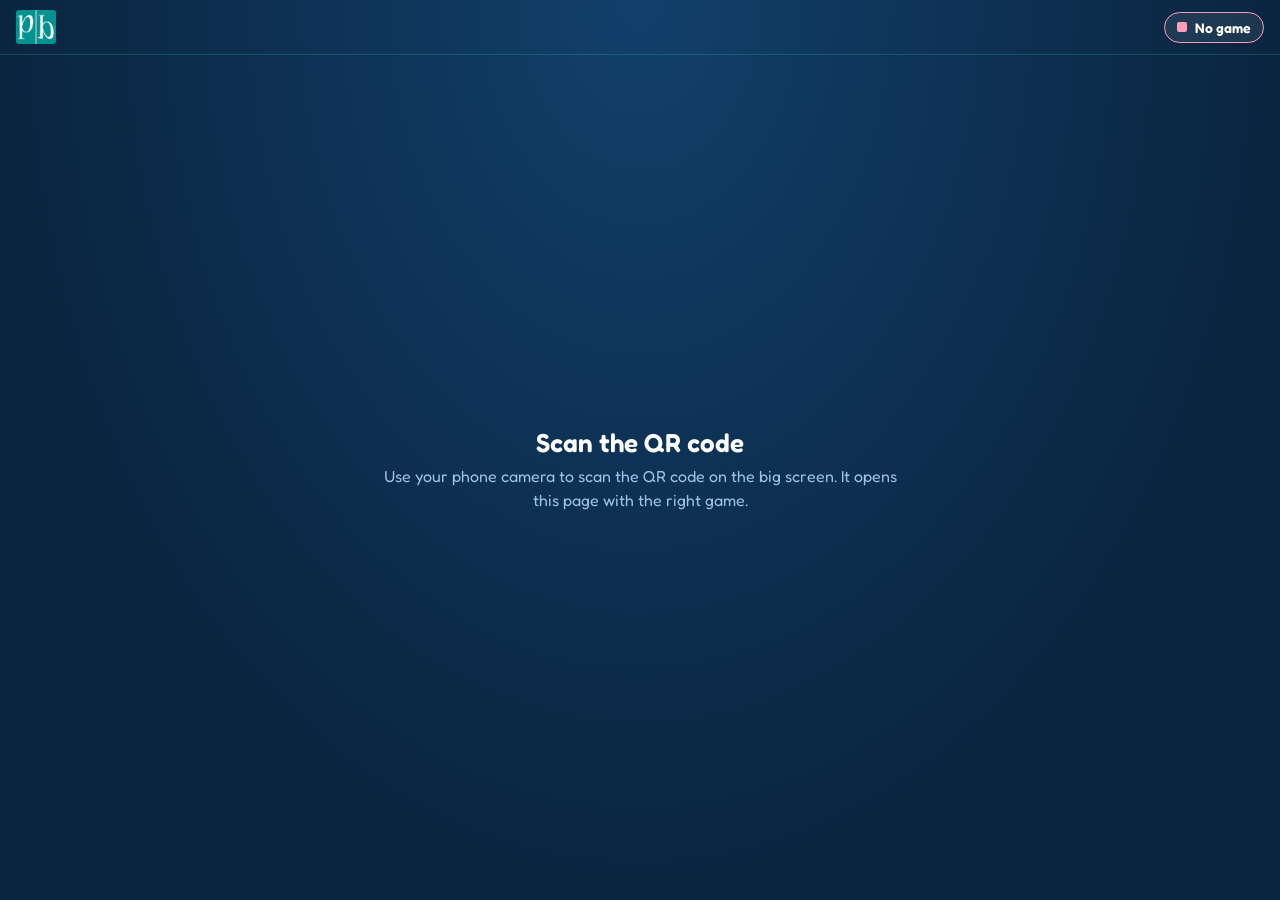
<file: controller/index.html>
<!DOCTYPE html>
<html lang="en-GB">
<head>
<meta charset="UTF-8">
<meta name="viewport" content="width=device-width, initial-scale=1.0, maximum-scale=1.0, user-scalable=no, viewport-fit=cover">
<meta name="apple-mobile-web-app-capable" content="yes">
<meta name="theme-color" content="#0a2540">
<title>Controller | Control Freak | Price Bailey</title>
<link rel="icon" href="../assets/pb-box-logo.jpg">
<link rel="stylesheet" href="../assets/fonts/fonts.css">
<style>
  /* ---------- Brand colours (keep identical to the big screen page) ---------- */
  :root {
    --pb-teal: #c79a1c;      /* button fill */
    --pb-teal-2: #ffcc33;        /* accent / borders */
    --pb-yellow: #ff6b6b;          /* highlights */
    --pb-red: #b70b4a;
    --bg-1: #0a2540;
    --bg-2: #12406b;
    --text: #ffffff;
    --text-dim: #9ec3e6;
    --btn-text: #0a2540;
    --err-on-dark: #ff9db8;     /* lighter tint of the brand red, readable on navy */
    --safe-b: env(safe-area-inset-bottom, 0px);
    --safe-t: env(safe-area-inset-top, 0px);
  }

  * { margin: 0; padding: 0; box-sizing: border-box; -webkit-tap-highlight-color: transparent; -webkit-touch-callout: none; }
  html, body { width: 100%; height: 100%; background: var(--bg-1); color: var(--text);
    font-family: "Fredoka", sans-serif; overscroll-behavior: none; }
  body { display: flex; flex-direction: column; background: radial-gradient(ellipse at top, var(--bg-2) 0%, var(--bg-1) 70%); }

  /* ---------- Top bar ---------- */
  header { flex: 0 0 auto; display: flex; align-items: center; justify-content: space-between; gap: 12px;
    padding: calc(10px + var(--safe-t)) 16px 10px; border-bottom: 1px solid rgba(39,186,164,0.25); }
  header img { height: 34px; width: auto; display: block; border-radius: 3px; }
  .chip { display: inline-flex; align-items: center; gap: 8px; padding: 6px 12px; border-radius: 999px; font-size: 14px; font-weight: 600;
    background: rgba(255,255,255,0.08); border: 1px solid rgba(255,255,255,0.2); }
  .chip .dot { width: 10px; height: 10px; border-radius: 50%; background: var(--pb-yellow); }
  .chip.ok { border-color: var(--pb-teal-2); }
  .chip.ok .dot { background: var(--pb-teal-2); }
  .chip.bad { border-color: var(--err-on-dark); }
  .chip.bad .dot { background: var(--err-on-dark); border-radius: 2px; }   /* square, so it is not colour alone */

  main { flex: 1 1 auto; position: relative; min-height: 0; }
  .screen { position: absolute; inset: 0; display: none; flex-direction: column; overflow-y: auto; -webkit-overflow-scrolling: touch;
    padding: 18px 18px calc(18px + var(--safe-b)); }
  .screen.active { display: flex; }
  .screen > .inner { margin: auto 0; width: 100%; max-width: 520px; align-self: center; }

  h1 { font-size: 26px; font-weight: 600; line-height: 1.2; margin-bottom: 6px; }
  h1 .brand { color: var(--pb-teal-2); }
  .lead { color: var(--text-dim); font-size: 16px; line-height: 1.5; margin-bottom: 16px; }

  /* ---------- Form ---------- */
  .row { display: flex; gap: 10px; }
  .row .field { flex: 1 1 0; min-width: 0; }
  .field { margin-bottom: 12px; }
  label { display: block; font-size: 15px; font-weight: 600; margin-bottom: 5px; }
  label .opt { font-weight: 400; color: var(--text-dim); }
  input[type=text], input[type=email], input[type=tel] {
    width: 100%; min-height: 48px; padding: 10px 12px; font-size: 16px;     /* 16px stops iOS zooming in */
    color: #fff; background: rgba(255,255,255,0.08); border: 2px solid rgba(255,255,255,0.28); border-radius: 8px; }
  input:focus-visible, button:focus-visible, .pad:focus-visible { outline: 3px solid var(--pb-yellow); outline-offset: 2px; }
  input[aria-invalid=true] { border-color: var(--err-on-dark); }
  .err { display: none; margin-top: 4px; font-size: 14px; color: var(--err-on-dark); }
  .err.show { display: block; }
  .err::before { content: '! '; font-weight: 700; }
  .consent { display: flex; gap: 12px; align-items: flex-start; margin: 4px 0 10px; }
  .consent input { flex: 0 0 auto; width: 26px; height: 26px; margin-top: 1px; accent-color: var(--pb-teal-2); }
  .consent label { font-weight: 400; margin: 0; font-size: 15px; line-height: 1.4; }
  .notice { font-size: 13px; color: var(--text-dim); line-height: 1.45; margin-bottom: 16px; }
  .notice a { color: var(--pb-teal-2); }

  .btn { display: block; width: 100%; min-height: 54px; padding: 14px 20px; font-size: 18px; font-weight: 600; letter-spacing: 0.3px;
    color: #fff; background: var(--pb-teal); border: 2px solid var(--pb-teal-2); border-radius: 10px; cursor: pointer; }
  .btn:active { transform: scale(0.98); }
  .btn[disabled] { background: rgba(255,255,255,0.08); border-color: rgba(255,255,255,0.2); color: rgba(255,255,255,0.55); cursor: not-allowed; }
  .btn.secondary { background: transparent; border-color: rgba(255,255,255,0.35); margin-top: 12px; }
  .hint { text-align: center; font-size: 14px; color: var(--text-dim); margin-top: 10px; min-height: 20px; }

  /* ---------- Play screen ---------- */
  #sPlay { padding: 0; }
  .hud { flex: 0 0 auto; display: flex; justify-content: space-between; align-items: flex-end; padding: 12px 18px; gap: 12px; }
  .hud .k { font-size: 12px; letter-spacing: 1.5px; color: var(--text-dim); text-transform: uppercase; }
  .hud .v { font-size: 26px; font-weight: 700; font-variant-numeric: tabular-nums; }
  .hud .v.gold { color: #ffd700; }
  .lives { display: flex; gap: 6px; font-size: 22px; color: var(--pb-teal-2); }
  .lives span.off { opacity: 0.25; }
  .hud .hln { font-size: 16px; font-weight: 600; text-align: right; color: var(--text); max-width: 55%; line-height: 1.3; }
  .padwrap { flex: 1 1 auto; display: flex; flex-direction: column; padding: 0 12px 12px; min-height: 0; position: relative; }
  .padarea { flex: 1 1 auto; display: flex; flex-direction: column; gap: 10px; min-height: 0; }
  .prow { display: flex; gap: 10px; min-height: 0; }
  .pbtn { position: relative; display: flex; flex-direction: column; align-items: center; justify-content: center; gap: 4px; min-width: 0;
    color: var(--text); background: color-mix(in srgb, var(--pb-teal) 55%, transparent); border: 3px solid var(--pb-teal-2); border-radius: 16px;
    font: inherit; touch-action: none; user-select: none; -webkit-user-select: none; cursor: pointer; padding: 6px; }
  .pbtn .big { font-size: clamp(30px, 11vw, 64px); font-weight: 800; line-height: 1; }
  .pbtn .sub { font-size: clamp(12px, 3.4vw, 17px); letter-spacing: 1.2px; text-transform: uppercase; color: var(--text-dim); }
  .prow.many .big { font-size: clamp(20px, 6.2vw, 34px); overflow-wrap: anywhere; }
  .prow.many .sub { font-size: clamp(11px, 3vw, 14px); }
  .pbtn.held, .pbtn.flash { background: var(--pb-teal-2); color: var(--btn-text); }
  .pbtn.held .sub, .pbtn.flash .sub { color: var(--btn-text); }
  .pbtn.alt { border-color: var(--pb-yellow); background: color-mix(in srgb, var(--pb-yellow) 22%, transparent); }
  .pbtn.alt.held, .pbtn.alt.flash { background: var(--pb-yellow); }
  .pbtn.bad { border-color: #ff9db8; background: rgba(183, 11, 74, 0.35); }
  .pbtn.bad.held, .pbtn.bad.flash { background: #ff9db8; color: #1a0610; }
  .banner { position: absolute; left: 12px; right: 12px; top: 8px; z-index: 5; display: none; padding: 10px 14px; border-radius: 10px; font-size: 15px; line-height: 1.4;
    background: rgba(10,17,40,0.95); border: 2px solid var(--pb-yellow); }
  .banner.show { display: block; }

  /* ---------- End and thanks ---------- */
  .score { font-size: 54px; font-weight: 800; color: #ffd700; margin: 10px 0 6px; font-variant-numeric: tabular-nums; text-shadow: 0 0 24px rgba(255,215,0,0.4); }
  .perf { font-size: 18px; line-height: 1.45; margin-bottom: 18px; }
  .save { font-size: 16px; min-height: 24px; margin-bottom: 14px; }
  .save.ok { color: var(--pb-teal-2); }
  .save.fail { color: var(--err-on-dark); }
  .center { text-align: center; }
  .bigicon { font-size: 54px; margin-bottom: 8px; }

  #dbg { display: none; position: fixed; left: 0; right: 0; bottom: 0; max-height: 34vh; overflow: auto; z-index: 99; padding: 8px 10px;
    background: rgba(0,0,0,0.9); color: #9ff; font: 11px/1.35 monospace; white-space: pre-wrap; word-break: break-all; }
  #dbg.on { display: block; }
  .sr { position: absolute; width: 1px; height: 1px; overflow: hidden; clip: rect(0 0 0 0); }
</style>
</head>
<body>

<header>
  <img src="../assets/pb-box-logo.jpg" alt="Price Bailey">
  <div class="chip" id="chip" role="status" aria-live="polite"><span class="dot"></span><span id="chipText">Connecting</span></div>
</header>

<main>
  <!-- 1. Details form (always first) -->
  <section class="screen active" id="sForm" aria-labelledby="formTitle">
    <div class="inner">
      <h1 id="formTitle">Control <span class="brand">Freak</span></h1>
      <p class="lead" id="formLead">Enter your details to play. Your score goes on the big screen.</p>
      <form id="form" novalidate autocomplete="on">
        <div class="row">
          <div class="field">
            <label for="firstname">First name</label>
            <input type="text" id="firstname" name="firstname" autocomplete="given-name" autocapitalize="words" required aria-describedby="e_firstname">
            <div class="err" id="e_firstname"></div>
          </div>
          <div class="field">
            <label for="lastname">Last name</label>
            <input type="text" id="lastname" name="lastname" autocomplete="family-name" autocapitalize="words" required aria-describedby="e_lastname">
            <div class="err" id="e_lastname"></div>
          </div>
        </div>
        <div class="field">
          <label for="email">Business email</label>
          <input type="email" id="email" name="email" autocomplete="email" inputmode="email" autocapitalize="off" required aria-describedby="e_email">
          <div class="err" id="e_email"></div>
        </div>
        <div class="field">
          <label for="company">Organisation</label>
          <input type="text" id="company" name="company" autocomplete="organization" autocapitalize="words" required aria-describedby="e_company">
          <div class="err" id="e_company"></div>
        </div>
        <div class="field">
          <label for="mobile">Mobile number <span class="opt">(optional)</span></label>
          <input type="tel" id="mobile" name="mobile" autocomplete="tel" inputmode="tel" aria-describedby="e_mobile">
          <div class="err" id="e_mobile"></div>
        </div>
        <div class="consent">
          <input type="checkbox" id="consent" name="consent">
          <label for="consent" id="consentLabel"></label>
        </div>
        <p class="notice" id="notice"></p>
        <button type="submit" class="btn" id="startBtn" disabled>Connecting</button>
        <p class="hint" id="startHint" aria-live="polite"></p>
      </form>
    </div>
  </section>

  <!-- 2. Play: buttons come from PADS in the settings block -->
  <section class="screen" id="sPlay" aria-label="Game controls">
    <div class="hud">
      <div><div class="k" id="hLabel"></div><div class="v gold" id="hScore">0</div></div>
      <div class="hln" id="hLn" aria-live="off"></div>
    </div>
    <div class="padwrap">
      <div class="banner" id="playBanner" role="status" aria-live="polite"></div>
      <div class="padarea" id="padArea"></div>
    </div>
  </section>

  <!-- 3. End screen -->
  <section class="screen" id="sEnd" aria-labelledby="endTitle">
    <div class="inner center">
      <h1 id="endTitle">Game over</h1>
      <div class="k" style="color:var(--text-dim);letter-spacing:1.5px;text-transform:uppercase;font-size:13px">Score</div>
      <div class="score" id="endScore">0</div>
      <p class="perf" id="endPerf"></p>
      <p class="save" id="saveMsg" role="status" aria-live="polite"></p>
      <button type="button" class="btn secondary" id="retryBtn" style="display:none;margin-top:0;margin-bottom:12px">Try saving again</button>
      <button type="button" class="btn" id="newBtn">New game</button>
    </div>
  </section>

  <!-- 4. Thank you -->
  <section class="screen" id="sThanks" aria-labelledby="thanksTitle">
    <div class="inner center">
      <div class="bigicon" aria-hidden="true">&#10003;</div>
      <h1 id="thanksTitle">Thanks for playing</h1>
      <p class="lead">The next player can scan the new QR code on the big screen. You can close this page.</p>
    </div>
  </section>

  <!-- Shown when the address has no room code -->
  <section class="screen" id="sNoRoom">
    <div class="inner center">
      <h1>Scan the QR code</h1>
      <p class="lead">Use your phone camera to scan the QR code on the big screen. It opens this page with the right game.</p>
    </div>
  </section>
</main>

<pre id="dbg" aria-hidden="true"></pre>

<script src="../lib/mqtt.min.js"></script>
<script src="../lib/link.js"></script>
<script src="../lib/hubspot.js"></script>
<script>
(function () {
  'use strict';

  /* ===================== SETTINGS (change these, nothing else) ===================== */
  var HOLD_RESEND_MS = 150;       // while a button is held the phone says so this often (a lost "release" cannot stick)
  var SCORE_LABEL = "Score";
  var SCORE_FORMAT = "plain";          // 'gbp' shows 1,200 as £1,200, 'plain' as 1,200
  var START_PAD = "walk";
  /* Buttons. kind: 'hold' stays pressed while the finger is down, 'tap' fires once per touch.
     keys lists keyboard keys for desk testing. cls: '', 'alt' (highlight) or 'bad' (red). */
  var PADS = {
  "walk": {
    "rows": [
      {
        "h": 1.6,
        "btns": [
          {
            "k": "walk",
            "label": "HOLD TO WALK \u25b6",
            "sub": "keep your thumb down",
            "kind": "hold",
            "keys": [
              "ArrowRight",
              "d",
              " "
            ]
          }
        ]
      },
      {
        "h": 1,
        "btns": [
          {
            "k": "back",
            "label": "\u25c0 BACK",
            "sub": "",
            "kind": "hold",
            "cls": "alt",
            "keys": [
              "ArrowLeft",
              "a"
            ]
          },
          {
            "k": "jump",
            "label": "\u25b2 JUMP",
            "sub": "",
            "kind": "tap",
            "cls": "alt",
            "keys": [
              "ArrowUp",
              "w"
            ]
          }
        ]
      }
    ]
  },
  "judge": {
    "rows": [
      {
        "h": 1,
        "btns": [
          {
            "k": "good",
            "label": "\u2713 GOOD",
            "sub": "controls",
            "kind": "tap",
            "keys": [
              "1",
              "g"
            ]
          },
          {
            "k": "bad",
            "label": "\u2717 BAD",
            "sub": "controls",
            "kind": "tap",
            "cls": "bad",
            "keys": [
              "2",
              "b"
            ]
          }
        ]
      }
    ]
  }
};
  var START_RESEND_MS = 500;      // the start message repeats until the big screen confirms
  var START_RESEND_MAX = 10;
  var NEWGAME_RESEND_MS = 350;
  var SAVE_RETRY_AFTER_MS = 3000; // one automatic retry if the final save fails
  /* ================================================================================ */

  function $(id) { return document.getElementById(id); }
  var params = new URLSearchParams(location.search);
  var DEBUG = params.has('debug');
  var room = PBLink.cleanRoom(params.get('room'));
  var cid = Math.random().toString(36).slice(2, 10);   // who this phone is, for this page load only

  // Personal details live in this variable only. Not in storage, not in the address, not on the big screen.
  var details = null;

  var phase = 'form';            // form | play | end | thanks
  var link = null;
  var linkStatus = { net: 'connecting', peer: 'none' };
  var screenState = null;        // last 'st' message from the big screen
  var startSent = 0, startTimer = null;
  var endHandled = false;
  var padName = '';
  var wakeLock = null;

  /* ---------------------------- Debug panel ---------------------------- */
  function dbg(text) {
    if (!DEBUG) return;
    var el = $('dbg');
    el.classList.add('on');
    el.textContent = (new Date().toLocaleTimeString('en-GB') + '  ' + text + '\n' + el.textContent).slice(0, 6000);
  }
  PBHubSpot.onDebug = dbg;

  /* ---------------------------- Screens ---------------------------- */
  function show(name) {
    phase = name;
    ['sForm', 'sPlay', 'sEnd', 'sThanks', 'sNoRoom'].forEach(function (id) { $(id).classList.remove('active'); });
    $({ form: 'sForm', play: 'sPlay', end: 'sEnd', thanks: 'sThanks', noroom: 'sNoRoom' }[name]).classList.add('active');
  }

  /* ---------------------------- Connection state ---------------------------- */
  // One word for where we are: connecting | connected | notfound | offline | lost | busy | busyScreen | finished
  function connState() {
    var p = linkStatus.peer, n = linkStatus.net;
    if (p === 'up') {
      if (screenState) {
        var mine = screenState.ctl === cid;
        if (!mine && screenState.ctl) return 'busy';
        if (!mine && screenState.by === 'screen' && screenState.s === 'playing') return 'busyScreen';
        if (!mine && screenState.s === 'end') return 'finished';
      }
      return 'connected';
    }
    if (p === 'lost') return 'lost';
    if (n === 'offline') return 'offline';
    if (p === 'notfound') return 'notfound';
    return 'connecting';
  }

  var CHIP = {
    connecting: ['Connecting', ''], connected: ['Connected', 'ok'], notfound: ['Game not found', 'bad'], offline: ['No internet', 'bad'],
    lost: ['Connection lost', 'bad'], busy: ['Game in use', 'bad'], busyScreen: ['Game in use', 'bad'], finished: ['Game finished', 'bad']
  };
  var LEAD = {
    connecting: 'Looking for the game. You can fill in your details while this connects.',
    connected: 'Enter your details to play. Your score goes on the big screen.',
    notfound: 'We cannot find this game. Check you scanned the QR code on the big screen, or scan it again.',
    offline: 'Your phone has no internet connection. Check your signal or Wi-Fi.',
    lost: 'The connection dropped. We keep trying. If the big screen shows a new QR code, scan that instead.',
    busy: 'Someone else is already playing this game. Please wait for the next QR code.',
    busyScreen: 'A game is in progress on the big screen. Scan the new QR code when it appears.',
    finished: 'This round has just finished. Scan the new QR code on the big screen.'
  };

  var lastForm = null;
  function refreshConn() {
    var cs = connState();
    var chip = $('chip'), c = CHIP[cs];
    $('chipText').textContent = c[0];
    chip.className = 'chip ' + c[1];
    if (phase === 'form') {
      $('formLead').textContent = LEAD[cs];
      updateStartButton(cs);
    }
    if (phase === 'play') {
      var b = $('playBanner');
      if (cs === 'connected') b.classList.remove('show');
      else {
        b.textContent = (cs === 'offline' ? 'No internet. ' : 'Connection lost. ') + 'Trying again. If the big screen has a new QR code, scan it.';
        b.classList.add('show');
      }
    }
    dbg('conn ' + cs + ' net=' + linkStatus.net + ' peer=' + linkStatus.peer);
  }

  /* ---------------------------- Form ---------------------------- */
  var FIELDS = ['firstname', 'lastname', 'email', 'company', 'mobile'];
  function readForm() {
    return {
      firstname: $('firstname').value, lastname: $('lastname').value, email: $('email').value,
      company: $('company').value, mobile: $('mobile').value, consent: $('consent').checked
    };
  }
  function fillForm(d) {
    if (!d) return;
    $('firstname').value = d.firstname; $('lastname').value = d.lastname; $('email').value = d.email;
    $('company').value = d.company; $('mobile').value = d.mobile; $('consent').checked = d.consent === true;
  }
  function showErrors(errors, onlyTouched) {
    FIELDS.forEach(function (f) {
      var msg = errors[f];
      var show = msg && (!onlyTouched || touched[f]);
      var el = $('e_' + f);
      el.textContent = show ? msg : '';
      el.classList.toggle('show', !!show);
      $(f).setAttribute('aria-invalid', show ? 'true' : 'false');
    });
  }
  var touched = {};
  function updateStartButton(cs) {
    cs = cs || connState();
    var v = PBHubSpot.validate(readForm());
    var btn = $('startBtn'), hint = $('startHint');
    var ready = v.ok && cs === 'connected';
    btn.disabled = !ready;
    if (cs !== 'connected') { btn.textContent = cs === 'connecting' ? 'Connecting' : 'Cannot start yet'; hint.textContent = ''; }
    else if (!v.ok) { btn.textContent = 'Start game'; hint.textContent = 'Complete the required fields to start.'; }
    else { btn.textContent = 'Start game'; hint.textContent = ''; }
  }

  FIELDS.concat(['consent']).forEach(function (f) {
    var el = $(f);
    el.addEventListener('input', function () { updateStartButton(); if (touched[f]) showErrors(PBHubSpot.validate(readForm()).errors, true); });
    el.addEventListener('change', function () { updateStartButton(); });
    el.addEventListener('blur', function () { touched[f] = true; showErrors(PBHubSpot.validate(readForm()).errors, true); });
  });

  // Wording comes from lib/hubspot.js so both screens always match
  $('consentLabel').textContent = PBHubSpot.SETTINGS.CONSENT_TEXT;
  (function () {
    var n = $('notice');
    n.textContent = PBHubSpot.SETTINGS.PRIVACY_NOTICE + ' ';
    if (PBHubSpot.SETTINGS.PRIVACY_URL) {
      var a = document.createElement('a');
      a.href = PBHubSpot.SETTINGS.PRIVACY_URL; a.target = '_blank'; a.rel = 'noopener'; a.textContent = 'Privacy notice';
      n.appendChild(a);
    }
  })();

  $('form').addEventListener('submit', function (e) {
    e.preventDefault();
    var v = PBHubSpot.validate(readForm());
    FIELDS.forEach(function (f) { touched[f] = true; });
    showErrors(v.errors, false);
    if (!v.ok || connState() !== 'connected') return;
    startGame(v.details);
  });

  /* ---------------------------- Start ---------------------------- */
  function startGame(d) {
    details = d;                                              // memory only
    // The lead is kept even if the game is abandoned, so send details now.
    PBHubSpot.submit(details, { label: 'start' });
    // Clear the form on the page. The details now live only in the variable above.
    $('form').reset();
    touched = {};
    showErrors({}, false);
    endHandled = false;
    $('hLabel').textContent = SCORE_LABEL;
    $('hScore').textContent = money(0);
    $('hLn').textContent = '';
    heldKeys = {}; tapCount = {};
    show('play');
    buildPad(START_PAD);
    requestWake();

    startSent = 0;
    clearInterval(startTimer);
    function sendStart() {
      if (screenState && screenState.s === 'playing' && screenState.ctl === cid) { clearInterval(startTimer); return; }
      if (startSent >= START_RESEND_MAX) {
        clearInterval(startTimer);
        // The big screen never confirmed. Put the details back so the player does not retype them.
        show('form');
        fillForm(details);
        refreshConn();
        $('formLead').textContent = 'The game did not start. Check your connection and press start again.';
        return;
      }
      startSent++;
      link.send({ t: 'start', c: cid, tp: {} });
    }
    sendStart();
    startTimer = setInterval(sendStart, START_RESEND_MS);
  }

  /* ---------------------------- Buttons ---------------------------- */
  var heldKeys = {}, tapCount = {}, resendTimer = null;
  var keyMap = {};                                          // keyboard key -> button, for desk testing

  function money(n) {
    n = Math.floor(n || 0);
    return (SCORE_FORMAT === 'gbp' ? '£' : '') + n.toLocaleString('en-GB');
  }
  function heldList() { return Object.keys(heldKeys).filter(function (k) { return heldKeys[k]; }); }
  // One message says everything: which buttons are held now, and how many taps there have been
  function sendInput() { if (link && phase === 'play') link.send({ t: 'in', c: cid, h: heldList(), tp: tapCount }); }
  function keepResending() {
    if (heldList().length && !resendTimer) resendTimer = setInterval(function () {
      if (!heldList().length) { clearInterval(resendTimer); resendTimer = null; return; }
      sendInput();
    }, HOLD_RESEND_MS);
  }
  function press(b, el) {
    if (b.kind === 'tap') {
      tapCount[b.k] = (tapCount[b.k] || 0) + 1;
      el.classList.add('flash'); setTimeout(function () { el.classList.remove('flash'); }, 120);
    } else { heldKeys[b.k] = true; el.classList.add('held'); keepResending(); }
    if (navigator.vibrate) navigator.vibrate(8);
    sendInput();
  }
  function release(b, el) {
    if (b.kind === 'tap') return;
    if (heldKeys[b.k]) { heldKeys[b.k] = false; el.classList.remove('held'); sendInput(); }
  }
  function releaseAllButtons() {
    heldKeys = {};
    Array.prototype.forEach.call(document.querySelectorAll('.pbtn.held'), function (e) { e.classList.remove('held'); });
    sendInput();
  }

  function buildPad(name) {
    if (!PADS[name]) name = START_PAD;
    padName = name;
    var area = $('padArea'); area.innerHTML = ''; keyMap = {};
    PADS[name].rows.forEach(function (row) {
      var r = document.createElement('div'); r.className = 'prow' + (row.btns.length > 2 ? ' many' : ''); r.style.flex = String(row.h || 1) + ' 1 0';
      row.btns.forEach(function (b) {
        var el = document.createElement('button'); el.type = 'button';
        el.className = 'pbtn' + (b.cls ? ' ' + b.cls : ''); el.style.flex = String(b.w || 1) + ' 1 0';
        el.setAttribute('aria-label', b.aria || b.sub || b.label);
        el.setAttribute('data-k', b.k);
        el.innerHTML = '<span class="big">' + b.label + '</span>' + (b.sub ? '<span class="sub">' + b.sub + '</span>' : '');
        el.addEventListener('pointerdown', function (e) { e.preventDefault(); try { el.setPointerCapture(e.pointerId); } catch (x) {} press(b, el); });
        el.addEventListener('pointerup', function () { release(b, el); });
        el.addEventListener('pointercancel', function () { release(b, el); });
        el.addEventListener('lostpointercapture', function () { release(b, el); });
        el.addEventListener('contextmenu', function (e) { e.preventDefault(); });
        (b.keys || []).forEach(function (k) { keyMap[k] = { b: b, el: el }; });
        r.appendChild(el);
      });
      area.appendChild(r);
    });
  }
  // Keyboard on a laptop: handy for the two-tab desk test
  document.addEventListener('keydown', function (e) {
    if (phase !== 'play' || e.repeat) return;
    var h = keyMap[e.key]; if (h) { press(h.b, h.el); e.preventDefault(); }
  });
  document.addEventListener('keyup', function (e) {
    if (phase !== 'play') return;
    var h = keyMap[e.key]; if (h) { release(h.b, h.el); e.preventDefault(); }
  });

  /* ---------------------------- Messages from the big screen ---------------------------- */
  function onMessage(m) {
    if (m.t === 'bye') { goThanks(); return; }
    if (m.t !== 'st') { return; }
    screenState = m;
    var mine = m.ctl === cid;

    if (phase === 'play' && mine) {
      if (m.s === 'playing') {
        clearInterval(startTimer);
        $('hScore').textContent = money(m.sc);
        $('hLn').textContent = m.ln || '';
        if (m.pad && m.pad !== padName) { releaseAllButtons(); buildPad(m.pad); }
      }
      if (m.s === 'end' && !endHandled) { endHandled = true; clearInterval(startTimer); releaseAllButtons(); showEnd(m); }
    }
    refreshConn();
  }

  /* ---------------------------- End and saving ---------------------------- */
  var finalScore = 0, saveState = 'idle', retriedOnce = false;
  function showEnd(m) {
    finalScore = Math.max(0, Math.round(m.sc || 0));
    $('endTitle').textContent = m.ttl || 'Game over';
    $('endScore').textContent = money(finalScore);
    $('endPerf').textContent = m.msg || '';
    show('end');
    releaseWake();
    saveFinal();
  }
  function setSave(state, text) {
    saveState = state;
    var el = $('saveMsg');
    el.textContent = text;
    el.className = 'save ' + (state === 'ok' ? 'ok' : state === 'fail' ? 'fail' : '');
    $('retryBtn').style.display = state === 'fail' ? 'block' : 'none';
    $('newBtn').disabled = state === 'saving';
  }
  function saveFinal() {
    if (!details) { setSave('fail', 'Your details are no longer on this phone, so the score could not be saved.'); return; }
    setSave('saving', 'Saving your score...');
    PBHubSpot.submit(details, { score: finalScore, label: 'end' }).then(function (r) {
      if (r.ok) { setSave('ok', 'Your score and details are saved.'); return; }
      if (!retriedOnce) { retriedOnce = true; setTimeout(saveFinal, SAVE_RETRY_AFTER_MS); setSave('saving', 'Trying again...'); return; }
      setSave('fail', 'We could not save your score. Check your connection and try again.');
    });
  }
  $('retryBtn').addEventListener('click', function () { retriedOnce = true; saveFinal(); });

  /* ---------------------------- New game and thanks ---------------------------- */
  $('newBtn').addEventListener('click', function () {
    var n = 0;
    function go() { if (link) link.send({ t: 'newgame', c: cid }); if (++n < 4) setTimeout(go, NEWGAME_RESEND_MS); }
    go();
    goThanks();
  });
  function goThanks() {
    details = null;                       // clear for the next player
    $('form').reset();
    clearInterval(startTimer);
    heldKeys = {};
    releaseWake();
    show('thanks');
    $('chipText').textContent = 'Finished';
    $('chip').className = 'chip';
    // Let the repeated newgame messages go out, then stop listening to this room
    setTimeout(function () { if (link) { link.close(); link = null; } }, 1600);
  }

  /* ---------------------------- Keep the screen awake while playing ---------------------------- */
  function requestWake() { try { if (navigator.wakeLock) navigator.wakeLock.request('screen').then(function (l) { wakeLock = l; }, function () {}); } catch (e) {} }
  function releaseWake() { try { if (wakeLock) { wakeLock.release(); wakeLock = null; } } catch (e) {} }
  document.addEventListener('visibilitychange', function () { if (document.visibilityState === 'visible' && phase === 'play') requestWake(); });

  /* ---------------------------- Go ---------------------------- */
  if (!room) {
    show('noroom');
    $('chipText').textContent = 'No game';
    $('chip').className = 'chip bad';
  } else {
    link = PBLink.connect({
      role: 'controller',
      room: room,
      onMessage: onMessage,
      onStatus: function (s) { linkStatus = s; refreshConn(); },
      heartbeatExtra: function () { return { c: cid }; }
    });
    refreshConn();
  }
  window.addEventListener('pagehide', function () { details = null; });
})();
</script>
</body>
</html>
</file>
<file: assets/fonts/fonts.css>
@font-face{font-family:"Fredoka";font-style:normal;font-weight:400;font-display:swap;src:url("fredoka-latin-400-normal.woff2") format("woff2");}
@font-face{font-family:"Fredoka";font-style:normal;font-weight:500;font-display:swap;src:url("fredoka-latin-500-normal.woff2") format("woff2");}
@font-face{font-family:"Fredoka";font-style:normal;font-weight:600;font-display:swap;src:url("fredoka-latin-600-normal.woff2") format("woff2");}
@font-face{font-family:"Fredoka";font-style:normal;font-weight:700;font-display:swap;src:url("fredoka-latin-700-normal.woff2") format("woff2");}
@font-face{font-family:"Bungee";font-style:normal;font-weight:400;font-display:swap;src:url("bungee-latin-400-normal.woff2") format("woff2");}
</file>
